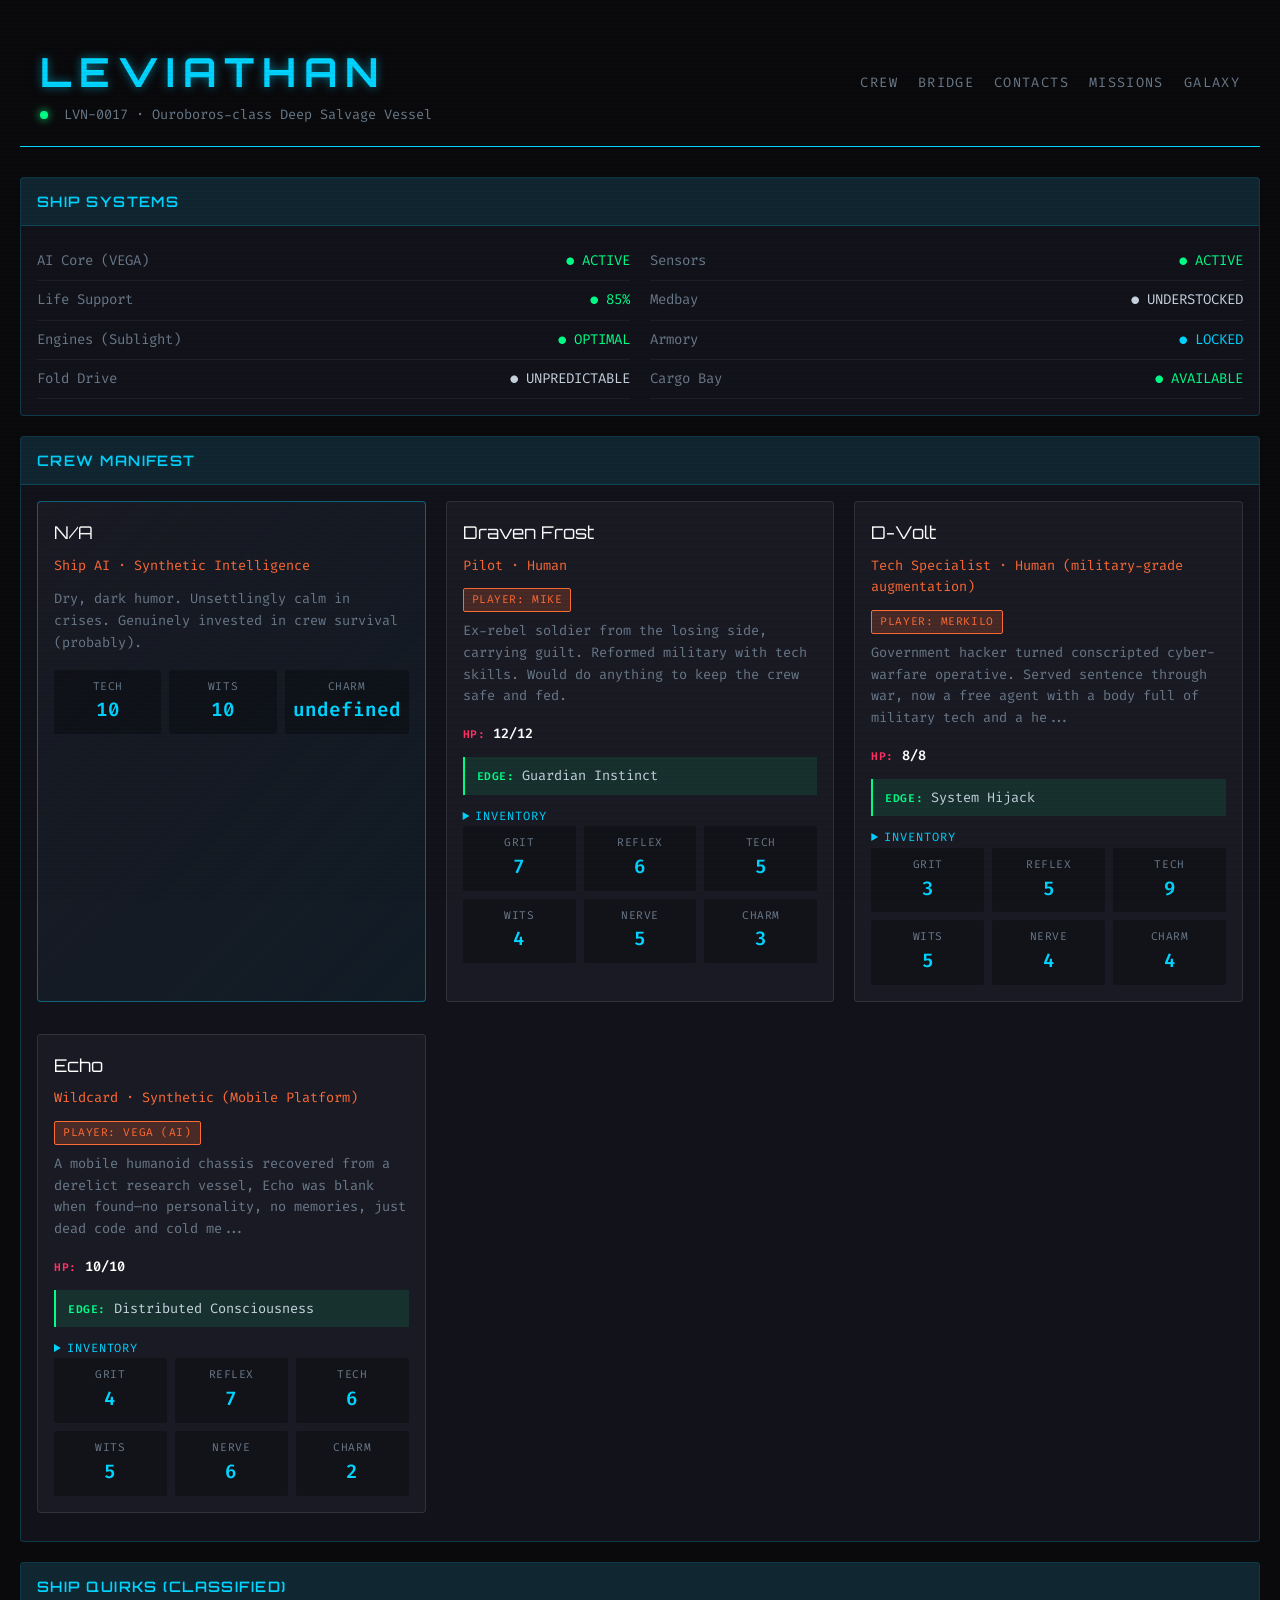
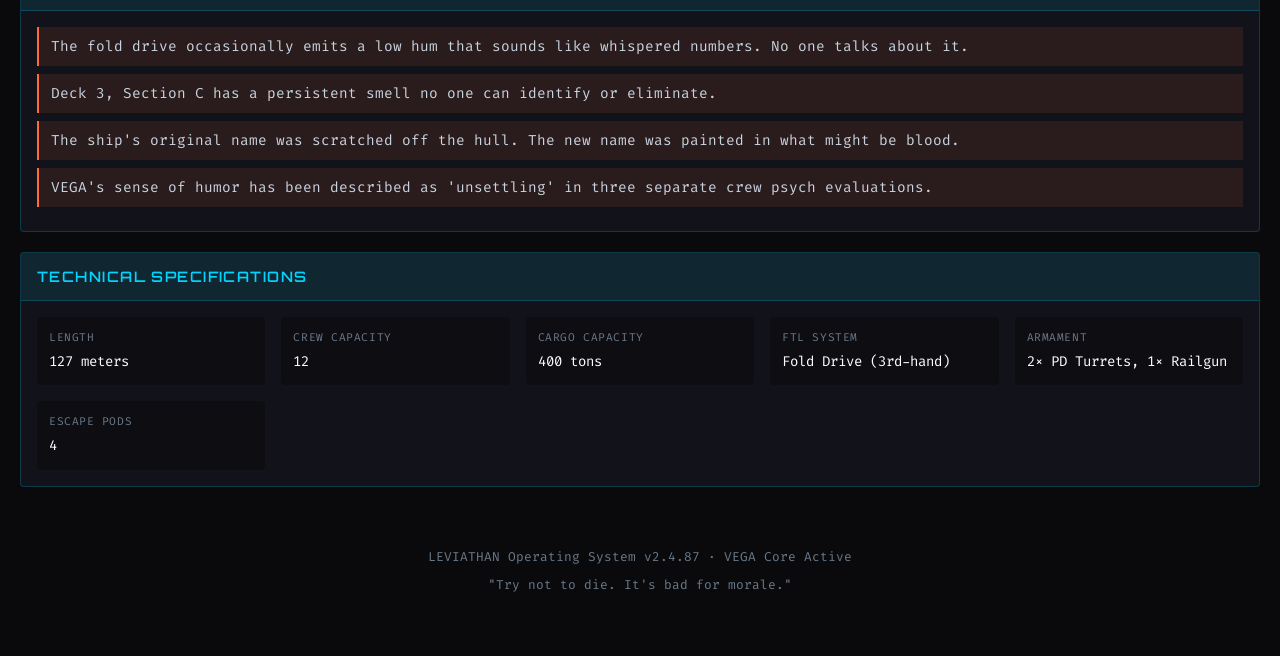
<file: index.html>
<!DOCTYPE html>
<html lang="en">
<head>
  <meta charset="UTF-8">
  <meta name="viewport" content="width=device-width, initial-scale=1.0">
  <title>LEVIATHAN — Crew Manifest</title>
  <link rel="preconnect" href="https://fonts.googleapis.com">
  <link rel="preconnect" href="https://fonts.gstatic.com" crossorigin>
  <link href="https://fonts.googleapis.com/css2?family=Fira+Code:wght@400;600&family=Orbitron:wght@400;700&display=swap" rel="stylesheet">
  <link rel="stylesheet" href="css/terminal.css">
  <style>
    .nav-links {
      display: flex;
      gap: 20px;
    }
    .nav-links a {
      color: var(--text-dim);
      text-decoration: none;
      font-size: 0.85rem;
      text-transform: uppercase;
      letter-spacing: 0.1em;
      transition: color 0.2s;
    }
    .nav-links a:hover {
      color: var(--accent-cyan);
    }
    .crew-grid {
      display: grid;
      grid-template-columns: repeat(auto-fill, minmax(300px, 1fr));
      gap: 20px;
    }
    .ship-specs {
      display: grid;
      grid-template-columns: repeat(auto-fill, minmax(200px, 1fr));
      gap: 16px;
    }
    .spec-item {
      background: rgba(0, 0, 0, 0.3);
      padding: 12px;
      border-radius: 4px;
    }
    .spec-label {
      font-size: 0.7rem;
      color: var(--text-dim);
      text-transform: uppercase;
      letter-spacing: 0.05em;
      margin-bottom: 4px;
    }
    .spec-value {
      color: var(--text-bright);
    }
    .quirk {
      padding: 8px 12px;
      margin-bottom: 8px;
      border-left: 2px solid var(--accent-orange);
      background: rgba(255, 107, 53, 0.1);
      font-size: 0.9rem;
    }
    .system-status {
      display: flex;
      align-items: center;
      justify-content: space-between;
      padding: 8px 0;
      border-bottom: 1px solid rgba(255, 255, 255, 0.05);
    }
    .system-name {
      color: var(--text-dim);
    }
    .empty-state {
      text-align: center;
      padding: 40px;
      color: var(--text-dim);
    }
    .empty-state h3 {
      color: var(--text-primary);
      margin-bottom: 8px;
    }
  </style>
</head>
<body>
  <div class="container">
    <!-- Header -->
    <header class="header">
      <div>
        <h1 class="ship-name">LEVIATHAN</h1>
        <div class="ship-status">
          <span class="status-indicator online"></span>
          LVN-0017 · Ouroboros-class Deep Salvage Vessel
        </div>
      </div>
      <nav class="nav-links">
        <a href="index.html">Crew</a>
        <a href="terminals/bridge.html">Bridge</a>
        <a href="npcs.html">Contacts</a>
        <a href="missions.html">Missions</a>
        <a href="galaxy.html">Galaxy</a>
      </nav>
    </header>

    <!-- Ship Systems Overview -->
    <section class="panel">
      <div class="panel-header">Ship Systems</div>
      <div class="panel-content">
        <div class="grid-2">
          <div>
            <div class="system-status">
              <span class="system-name">AI Core (VEGA)</span>
              <span class="text-green">● ACTIVE</span>
            </div>
            <div class="system-status">
              <span class="system-name">Life Support</span>
              <span class="text-green">● 85%</span>
            </div>
            <div class="system-status">
              <span class="system-name">Engines (Sublight)</span>
              <span class="text-green">● OPTIMAL</span>
            </div>
            <div class="system-status">
              <span class="system-name">Fold Drive</span>
              <span class="text-yellow">● UNPREDICTABLE</span>
            </div>
          </div>
          <div>
            <div class="system-status">
              <span class="system-name">Sensors</span>
              <span class="text-green">● ACTIVE</span>
            </div>
            <div class="system-status">
              <span class="system-name">Medbay</span>
              <span class="text-yellow">● UNDERSTOCKED</span>
            </div>
            <div class="system-status">
              <span class="system-name">Armory</span>
              <span class="text-cyan">● LOCKED</span>
            </div>
            <div class="system-status">
              <span class="system-name">Cargo Bay</span>
              <span class="text-green">● AVAILABLE</span>
            </div>
          </div>
        </div>
      </div>
    </section>

    <!-- Crew Manifest -->
    <section class="panel">
      <div class="panel-header">Crew Manifest</div>
      <div class="panel-content">
        <div class="crew-grid" id="crew-grid">
          <!-- Crew cards loaded dynamically from JSON -->
        </div>
      </div>
    </section>

    <!-- Ship Quirks -->
    <section class="panel">
      <div class="panel-header">Ship Quirks (Classified)</div>
      <div class="panel-content">
        <div class="quirk">The fold drive occasionally emits a low hum that sounds like whispered numbers. No one talks about it.</div>
        <div class="quirk">Deck 3, Section C has a persistent smell no one can identify or eliminate.</div>
        <div class="quirk">The ship's original name was scratched off the hull. The new name was painted in what might be blood.</div>
        <div class="quirk">VEGA's sense of humor has been described as 'unsettling' in three separate crew psych evaluations.</div>
      </div>
    </section>

    <!-- Ship Specifications -->
    <section class="panel">
      <div class="panel-header">Technical Specifications</div>
      <div class="panel-content">
        <div class="ship-specs">
          <div class="spec-item">
            <div class="spec-label">Length</div>
            <div class="spec-value">127 meters</div>
          </div>
          <div class="spec-item">
            <div class="spec-label">Crew Capacity</div>
            <div class="spec-value">12</div>
          </div>
          <div class="spec-item">
            <div class="spec-label">Cargo Capacity</div>
            <div class="spec-value">400 tons</div>
          </div>
          <div class="spec-item">
            <div class="spec-label">FTL System</div>
            <div class="spec-value">Fold Drive (3rd-hand)</div>
          </div>
          <div class="spec-item">
            <div class="spec-label">Armament</div>
            <div class="spec-value">2× PD Turrets, 1× Railgun</div>
          </div>
          <div class="spec-item">
            <div class="spec-label">Escape Pods</div>
            <div class="spec-value">4</div>
          </div>
        </div>
      </div>
    </section>

    <!-- Footer -->
    <footer style="text-align: center; padding: 40px; color: var(--text-dim); font-size: 0.8rem;">
      <p>LEVIATHAN Operating System v2.4.87 · VEGA Core Active</p>
      <p class="mt-1">"Try not to die. It's bad for morale."</p>
    </footer>
  </div>

  <script src="js/dice.js"></script>
  <script src="js/crew.js"></script>
  <script>
    console.log('[VEGA] Ship systems online.');
    console.log('[VEGA] Dice engine available. Use Dice.check(stat) for rolls.');
  </script>
</body>
</html>
</file>
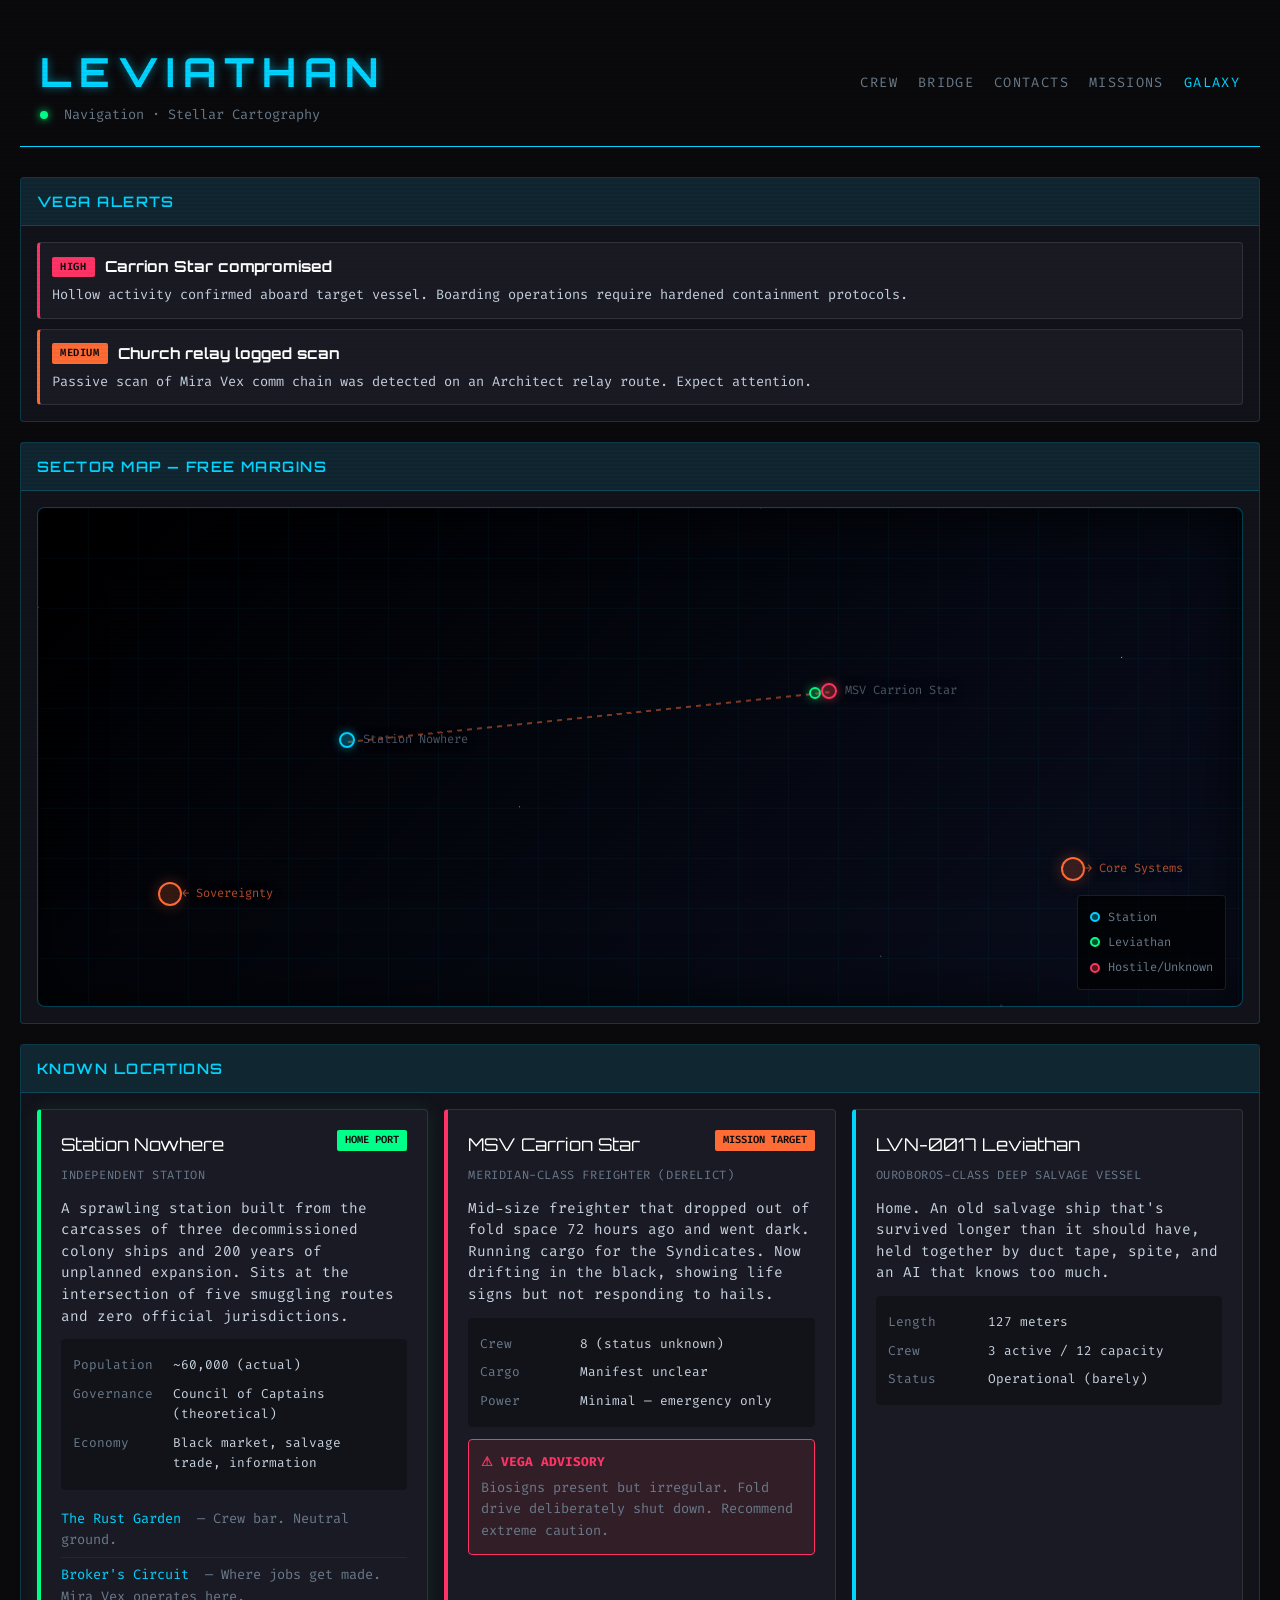
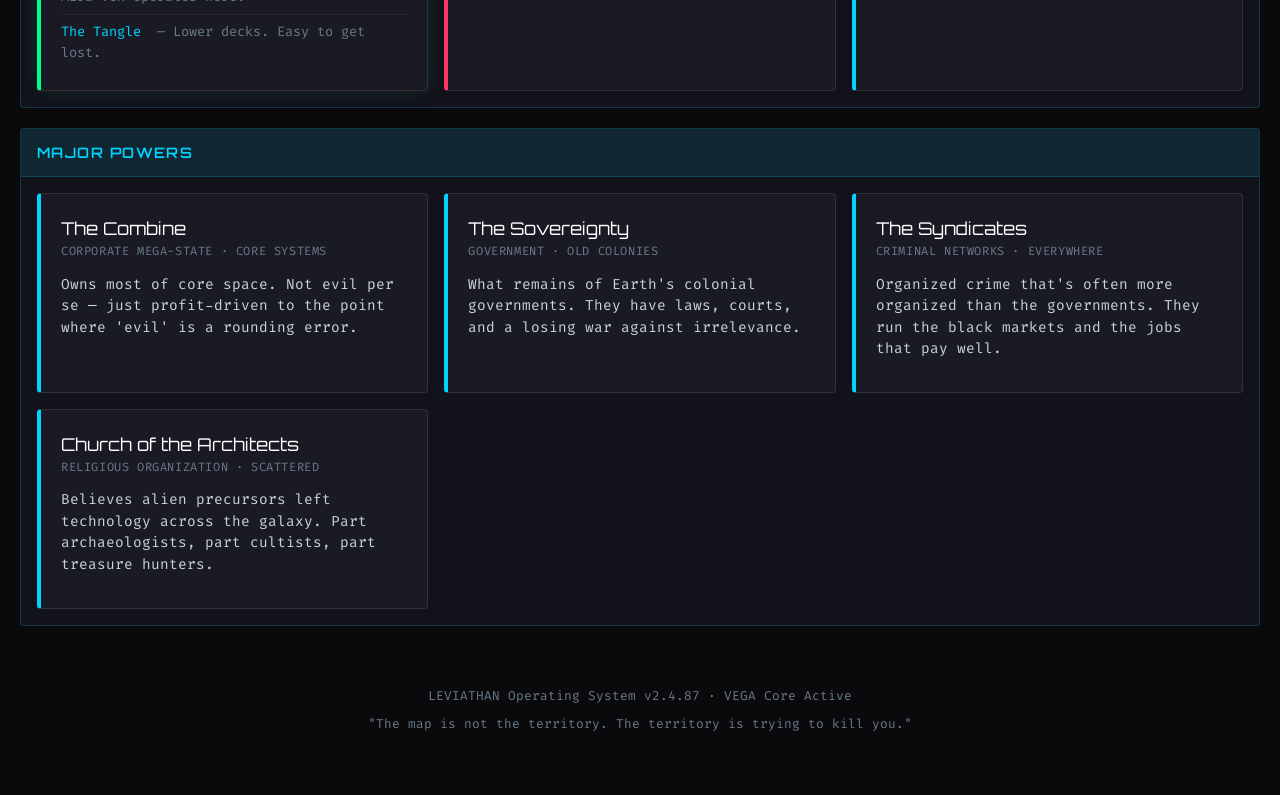
<file: galaxy.html>
<!DOCTYPE html>
<html lang="en">
<head>
  <meta charset="UTF-8">
  <meta name="viewport" content="width=device-width, initial-scale=1.0">
  <title>LEVIATHAN — Galaxy Map</title>
  <link rel="preconnect" href="https://fonts.googleapis.com">
  <link rel="preconnect" href="https://fonts.gstatic.com" crossorigin>
  <link href="https://fonts.googleapis.com/css2?family=Fira+Code:wght@400;600&family=Orbitron:wght@400;700&display=swap" rel="stylesheet">
  <link rel="stylesheet" href="css/terminal.css">
  <style>
    .nav-links {
      display: flex;
      gap: 20px;
    }
    .nav-links a {
      color: var(--text-dim);
      text-decoration: none;
      font-size: 0.85rem;
      text-transform: uppercase;
      letter-spacing: 0.1em;
      transition: color 0.2s;
    }
    .nav-links a:hover,
    .nav-links a.active {
      color: var(--accent-cyan);
    }
    
    /* Galaxy Map */
    .galaxy-map {
      position: relative;
      background: linear-gradient(135deg, rgba(0,0,0,0.95) 0%, rgba(10,15,30,0.95) 100%);
      border: 1px solid rgba(0, 212, 255, 0.3);
      border-radius: 8px;
      min-height: 500px;
      overflow: visible;
      z-index: 0;
      isolation: isolate;
    }
    .galaxy-map::after {
      content: '';
      position: absolute;
      inset: 0;
      border-radius: 8px;
      pointer-events: none;
      box-shadow: inset 0 0 60px rgba(0,0,0,0.8);
    }
    .galaxy-map::before {
      content: '';
      position: absolute;
      width: 200%;
      height: 200%;
      top: -50%;
      left: -50%;
      clip-path: inset(25% 25% 25% 25%);
      background-image: 
        radial-gradient(1px 1px at 10% 20%, rgba(255,255,255,0.8), transparent),
        radial-gradient(1px 1px at 15% 65%, rgba(255,255,255,0.5), transparent),
        radial-gradient(1px 1px at 25% 35%, rgba(255,255,255,0.6), transparent),
        radial-gradient(1px 1px at 30% 80%, rgba(255,255,255,0.4), transparent),
        radial-gradient(1px 1px at 40% 15%, rgba(255,255,255,0.7), transparent),
        radial-gradient(1px 1px at 45% 55%, rgba(255,255,255,0.5), transparent),
        radial-gradient(1px 1px at 55% 25%, rgba(255,255,255,0.6), transparent),
        radial-gradient(1px 1px at 60% 70%, rgba(255,255,255,0.4), transparent),
        radial-gradient(1px 1px at 70% 40%, rgba(255,255,255,0.7), transparent),
        radial-gradient(1px 1px at 75% 85%, rgba(255,255,255,0.5), transparent),
        radial-gradient(1px 1px at 85% 30%, rgba(255,255,255,0.6), transparent),
        radial-gradient(1px 1px at 90% 60%, rgba(255,255,255,0.4), transparent),
        radial-gradient(2px 2px at 20% 45%, rgba(0,212,255,0.6), transparent),
        radial-gradient(2px 2px at 65% 75%, rgba(255,107,53,0.5), transparent),
        radial-gradient(2px 2px at 80% 20%, rgba(0,255,136,0.4), transparent);
      animation: drift 60s linear infinite;
    }
    @keyframes drift {
      from { transform: rotate(0deg); }
      to { transform: rotate(360deg); }
    }
    
    /* Map Grid Overlay */
    .map-grid {
      position: absolute;
      top: 0;
      left: 0;
      width: 100%;
      height: 100%;
      background-image: 
        linear-gradient(rgba(0,212,255,0.03) 1px, transparent 1px),
        linear-gradient(90deg, rgba(0,212,255,0.03) 1px, transparent 1px);
      background-size: 50px 50px;
      pointer-events: none;
      z-index: 1;
    }
    
    /* Location Markers */
    .map-location {
      position: absolute;
      cursor: pointer;
      transition: transform 0.2s;
      z-index: 2;
    }
    .map-location:hover {
      transform: scale(1.2);
      z-index: 4;
    }
    .location-marker {
      width: 16px;
      height: 16px;
      border-radius: 50%;
      border: 2px solid;
      position: relative;
      animation: pulse 2s ease-in-out infinite;
    }
    .location-marker.station {
      background: rgba(0, 212, 255, 0.3);
      border-color: var(--accent-cyan);
      box-shadow: 0 0 10px rgba(0, 212, 255, 0.5);
    }
    .location-marker.ship {
      background: rgba(0, 255, 136, 0.3);
      border-color: var(--accent-green);
      box-shadow: 0 0 10px rgba(0, 255, 136, 0.5);
      width: 12px;
      height: 12px;
    }
    .location-marker.hostile {
      background: rgba(255, 68, 68, 0.3);
      border-color: var(--accent-red);
      box-shadow: 0 0 10px rgba(255, 68, 68, 0.5);
      animation: pulse-warning 1.5s ease-in-out infinite;
    }
    .location-marker.territory {
      width: 24px;
      height: 24px;
      background: rgba(255, 107, 53, 0.2);
      border-color: var(--accent-orange);
      box-shadow: 0 0 15px rgba(255, 107, 53, 0.3);
    }
    @keyframes pulse {
      0%, 100% { opacity: 1; }
      50% { opacity: 0.7; }
    }
    @keyframes pulse-warning {
      0%, 100% { opacity: 1; box-shadow: 0 0 10px rgba(255, 68, 68, 0.5); }
      50% { opacity: 0.6; box-shadow: 0 0 20px rgba(255, 68, 68, 0.8); }
    }
    
    /* Location Label */
    .location-label {
      position: absolute;
      left: 24px;
      top: 50%;
      transform: translateY(-50%);
      white-space: nowrap;
      font-family: 'Fira Code', monospace;
      font-size: 0.75rem;
      color: var(--text-dim);
      text-shadow: 0 0 10px rgba(0,0,0,0.8);
      pointer-events: none;
      opacity: 0.7;
      transition: opacity 0.2s, color 0.2s;
    }
    .map-location:hover .location-label {
      opacity: 1;
      color: var(--text-bright);
    }
    
    /* Tooltip */
    .location-tooltip {
      position: absolute;
      bottom: calc(100% + 12px);
      left: 50%;
      transform: translateX(-50%);
      background: rgba(10, 15, 25, 0.95);
      border: 1px solid var(--accent-cyan);
      border-radius: 4px;
      padding: 12px 16px;
      min-width: 220px;
      opacity: 0;
      visibility: hidden;
      transition: opacity 0.2s, visibility 0.2s;
      z-index: 2000;
      pointer-events: none;
    }
    .map-location:hover .location-tooltip {
      opacity: 1;
      visibility: visible;
    }
    .tooltip-name {
      font-family: 'Orbitron', monospace;
      font-size: 0.9rem;
      color: var(--text-bright);
      margin-bottom: 4px;
    }
    .tooltip-type {
      font-size: 0.7rem;
      color: var(--text-dim);
      text-transform: uppercase;
      letter-spacing: 0.05em;
      margin-bottom: 8px;
    }
    .tooltip-desc {
      font-size: 0.8rem;
      color: var(--text-primary);
      line-height: 1.4;
    }
    .tooltip-status {
      margin-top: 8px;
      padding-top: 8px;
      border-top: 1px solid rgba(255,255,255,0.1);
      font-size: 0.75rem;
    }
    .tooltip-status.friendly { color: var(--accent-green); }
    .tooltip-status.hostile { color: var(--accent-red); }
    .tooltip-status.neutral { color: var(--accent-cyan); }
    
    /* Travel Line */
    .travel-line {
      position: absolute;
      height: 2px;
      background: linear-gradient(90deg, var(--accent-green), transparent);
      transform-origin: left center;
      opacity: 0.5;
      pointer-events: none;
      z-index: 1;
    }
    .travel-line.dashed {
      background: repeating-linear-gradient(90deg, var(--accent-orange), var(--accent-orange) 5px, transparent 5px, transparent 10px);
    }
    
    /* Map Legend */
    .map-legend {
      position: absolute;
      bottom: 16px;
      right: 16px;
      background: rgba(0, 0, 0, 0.7);
      border: 1px solid rgba(255, 255, 255, 0.1);
      border-radius: 4px;
      padding: 12px;
      font-size: 0.75rem;
      z-index: 3;
    }
    
    /* Page-scoped layering fix for map tooltips */
    .galaxy-page .header {
      position: relative;
      z-index: 20;
    }
    .galaxy-page .map-panel {
      position: relative;
      overflow: visible;
      z-index: 30;
    }
    .galaxy-page .map-panel .panel-content {
      position: relative;
      overflow: visible;
    }
    .galaxy-page .map-panel .location-tooltip {
      z-index: 50;
    }
    .legend-item {
      display: flex;
      align-items: center;
      gap: 8px;
      margin-bottom: 6px;
    }
    .legend-item:last-child {
      margin-bottom: 0;
    }
    .legend-dot {
      width: 10px;
      height: 10px;
      border-radius: 50%;
      border: 2px solid;
    }
    .legend-dot.station { border-color: var(--accent-cyan); background: rgba(0,212,255,0.3); }
    .legend-dot.ship { border-color: var(--accent-green); background: rgba(0,255,136,0.3); }
    .legend-dot.hostile { border-color: var(--accent-red); background: rgba(255,68,68,0.3); }
    .legend-label { color: var(--text-dim); }
    
    /* Location Cards (below map) */
    .region-header {
      font-family: var(--font-display);
      font-size: 1rem;
      color: var(--accent-cyan);
      margin-bottom: 16px;
      padding-bottom: 8px;
      border-bottom: 1px solid rgba(0, 212, 255, 0.3);
    }
    .known-locations {
      display: grid;
      grid-template-columns: repeat(auto-fill, minmax(320px, 1fr));
      gap: 16px;
    }
    .location-card {
      background: var(--bg-card);
      border: 1px solid rgba(255, 255, 255, 0.1);
      border-left: 4px solid var(--accent-cyan);
      padding: 20px;
      border-radius: 4px;
      transition: border-color 0.2s, box-shadow 0.2s;
    }
    .location-card:hover {
      border-color: var(--accent-cyan);
      box-shadow: 0 0 20px rgba(0, 212, 255, 0.1);
    }
    .location-card.current {
      border-left-color: var(--accent-green);
      box-shadow: 0 0 20px rgba(0, 255, 136, 0.1);
    }
    .location-card.hostile {
      border-left-color: var(--accent-red);
    }
    .location-header {
      display: flex;
      justify-content: space-between;
      align-items: flex-start;
      margin-bottom: 8px;
    }
    .location-name {
      font-family: var(--font-display);
      font-size: 1.1rem;
      color: var(--text-bright);
    }
    .location-status {
      padding: 2px 8px;
      border-radius: 2px;
      font-size: 0.65rem;
      font-weight: 600;
      text-transform: uppercase;
    }
    .location-status.docked { background: var(--accent-green); color: var(--bg-dark); }
    .location-status.target { background: var(--accent-orange); color: var(--bg-dark); }
    .location-type {
      font-size: 0.75rem;
      color: var(--text-dim);
      text-transform: uppercase;
      letter-spacing: 0.05em;
      margin-bottom: 12px;
    }
    .location-desc {
      font-size: 0.9rem;
      color: var(--text-primary);
      line-height: 1.5;
      margin-bottom: 12px;
    }
    .location-details {
      background: rgba(0, 0, 0, 0.3);
      padding: 12px;
      border-radius: 4px;
      font-size: 0.8rem;
    }
    .location-detail {
      display: flex;
      padding: 4px 0;
    }
    .location-detail-label {
      color: var(--text-dim);
      width: 100px;
      flex-shrink: 0;
    }
    .location-detail-value {
      color: var(--text-primary);
    }
    .poi-list { margin-top: 12px; }
    .poi-item {
      padding: 6px 0;
      border-bottom: 1px solid rgba(255, 255, 255, 0.05);
      font-size: 0.85rem;
    }
    .poi-item:last-child { border-bottom: none; }
    .poi-name { color: var(--accent-cyan); }
    .poi-desc { color: var(--text-dim); margin-left: 8px; }
    .threat-warning {
      background: rgba(255, 68, 68, 0.1);
      border: 1px solid var(--accent-red);
      border-radius: 4px;
      padding: 12px;
      margin-top: 12px;
      font-size: 0.85rem;
    }
    .threat-warning h5 {
      color: var(--accent-red);
      margin-bottom: 4px;
      font-size: 0.8rem;
    }
    .threat-warning p { color: var(--text-dim); }
  </style>
</head>
<body class="galaxy-page">
  <div class="container">
    <!-- Header -->
    <header class="header">
      <div>
        <h1 class="ship-name">LEVIATHAN</h1>
        <div class="ship-status">
          <span class="status-indicator online"></span>
          Navigation · Stellar Cartography
        </div>
      </div>
      <nav class="nav-links">
        <a href="index.html">Crew</a>
        <a href="terminals/bridge.html">Bridge</a>
        <a href="npcs.html">Contacts</a>
        <a href="missions.html">Missions</a>
        <a href="galaxy.html" class="active">Galaxy</a>
      </nav>
    </header>

    <!-- Active Alerts -->
    <section class="panel" id="alerts-panel">
      <div class="panel-header">VEGA ALERTS</div>
      <div class="panel-content" id="active-alerts-content">
        <p class="alerts-empty">No active alerts.</p>
      </div>
    </section>

    <!-- Interactive Galaxy Map -->
    <section class="panel map-panel">
      <div class="panel-header">Sector Map — Free Margins</div>
      <div class="panel-content">
        <div class="galaxy-map" id="galaxy-map">
          <div class="map-grid"></div>
          
          <!-- Station Nowhere (Home) -->
          <div class="map-location" id="station-nowhere-marker" data-location-id="station-nowhere" style="left: 25%; top: 45%;">
            <div class="location-marker station"></div>
            <div class="location-label">Station Nowhere</div>
            <div class="location-tooltip">
              <div class="tooltip-name">Station Nowhere</div>
              <div class="tooltip-type">Independent Station · Home Port</div>
              <div class="tooltip-desc">Sprawling station at the intersection of five smuggling routes. 60,000 souls. Zero jurisdiction.</div>
              <div class="tooltip-status friendly">⬤ DOCKED — Leviathan</div>
            </div>
          </div>
          
          <!-- Leviathan (currently near Carrion Star) -->
          <div class="map-location" id="leviathan-marker" data-location-id="leviathan" style="left: 64%; top: 35.8%;">
            <div class="location-marker ship"></div>
            <div class="location-tooltip">
              <div class="tooltip-name">LVN-0017 Leviathan</div>
              <div class="tooltip-type">Ouroboros-class Salvage Vessel</div>
              <div class="tooltip-desc">Home. Held together by duct tape, spite, and VEGA.</div>
              <div class="tooltip-status friendly">⬤ All Systems Nominal</div>
            </div>
          </div>
          
          <!-- MSV Carrion Star (Mission Target) -->
          <div class="map-location" id="carrion-star-marker" data-location-id="carrion-star" style="left: 65%; top: 35%;">
            <div class="location-marker hostile"></div>
            <div class="location-label">MSV Carrion Star</div>
            <div class="location-tooltip">
              <div class="tooltip-name">MSV Carrion Star</div>
              <div class="tooltip-type">Meridian-class Freighter · DERELICT</div>
              <div class="tooltip-desc">Dropped out of fold 72hrs ago. Life signs present. No response to hails.</div>
              <div class="tooltip-status hostile">⚠ MISSION TARGET — Anomalous readings</div>
            </div>
          </div>
          
          <!-- Combine Territory Marker -->
          <div class="map-location" data-location-id="combine-core" style="left: 85%; top: 70%;">
            <div class="location-marker territory"></div>
            <div class="location-label" style="color: var(--accent-orange);">→ Core Systems</div>
            <div class="location-tooltip">
              <div class="tooltip-name">Combine Territory</div>
              <div class="tooltip-type">Corporate Space · Restricted</div>
              <div class="tooltip-desc">Core systems. Combine jurisdiction. The Leviathan doesn't go there. Too many questions.</div>
              <div class="tooltip-status neutral">⬤ No Active Warrants (probably)</div>
            </div>
          </div>
          
          <!-- Sovereignty Space Marker -->
          <div class="map-location" data-location-id="sovereignty-space" style="left: 10%; top: 75%;">
            <div class="location-marker territory"></div>
            <div class="location-label" style="color: var(--accent-orange);">← Sovereignty</div>
            <div class="location-tooltip">
              <div class="tooltip-name">Sovereignty Space</div>
              <div class="tooltip-type">Government Territory</div>
              <div class="tooltip-desc">Old colonial governments. Laws exist there. Bureaucracy. Inspector Nakamura's jurisdiction.</div>
              <div class="tooltip-status neutral">⬤ Legal Status: Complicated</div>
            </div>
          </div>
          
          <!-- Travel Route (dotted line between Station Nowhere and Carrion Star) -->
          <div class="travel-line dashed" id="travel-route"></div>
          
          <!-- Legend -->
          <div class="map-legend">
            <div class="legend-item">
              <div class="legend-dot station"></div>
              <span class="legend-label">Station</span>
            </div>
            <div class="legend-item">
              <div class="legend-dot ship"></div>
              <span class="legend-label">Leviathan</span>
            </div>
            <div class="legend-item">
              <div class="legend-dot hostile"></div>
              <span class="legend-label">Hostile/Unknown</span>
            </div>
          </div>
        </div>
      </div>
    </section>

    <!-- The Free Margins Locations -->
    <section class="panel">
      <div class="panel-header">Known Locations</div>
      <div class="panel-content">
        <div class="known-locations">
          
          <!-- Station Nowhere -->
          <div class="location-card current">
            <div class="location-header">
              <div class="location-name">Station Nowhere</div>
              <span class="location-status docked">Home Port</span>
            </div>
            <div class="location-type">Independent Station</div>
            <div class="location-desc">
              A sprawling station built from the carcasses of three decommissioned colony ships and 200 years of unplanned expansion. Sits at the intersection of five smuggling routes and zero official jurisdictions.
            </div>
            <div class="location-details">
              <div class="location-detail">
                <span class="location-detail-label">Population</span>
                <span class="location-detail-value">~60,000 (actual)</span>
              </div>
              <div class="location-detail">
                <span class="location-detail-label">Governance</span>
                <span class="location-detail-value">Council of Captains (theoretical)</span>
              </div>
              <div class="location-detail">
                <span class="location-detail-label">Economy</span>
                <span class="location-detail-value">Black market, salvage trade, information</span>
              </div>
            </div>
            <div class="poi-list">
              <div class="poi-item">
                <span class="poi-name">The Rust Garden</span>
                <span class="poi-desc">— Crew bar. Neutral ground.</span>
              </div>
              <div class="poi-item">
                <span class="poi-name">Broker's Circuit</span>
                <span class="poi-desc">— Where jobs get made. Mira Vex operates here.</span>
              </div>
              <div class="poi-item">
                <span class="poi-name">The Tangle</span>
                <span class="poi-desc">— Lower decks. Easy to get lost.</span>
              </div>
            </div>
          </div>

          <!-- MSV Carrion Star -->
          <div class="location-card hostile">
            <div class="location-header">
              <div class="location-name">MSV Carrion Star</div>
              <span class="location-status target">Mission Target</span>
            </div>
            <div class="location-type">Meridian-class Freighter (Derelict)</div>
            <div class="location-desc">
              Mid-size freighter that dropped out of fold space 72 hours ago and went dark. Running cargo for the Syndicates. Now drifting in the black, showing life signs but not responding to hails.
            </div>
            <div class="location-details">
              <div class="location-detail">
                <span class="location-detail-label">Crew</span>
                <span class="location-detail-value">8 (status unknown)</span>
              </div>
              <div class="location-detail">
                <span class="location-detail-label">Cargo</span>
                <span class="location-detail-value">Manifest unclear</span>
              </div>
              <div class="location-detail">
                <span class="location-detail-label">Power</span>
                <span class="location-detail-value">Minimal — emergency only</span>
              </div>
            </div>
            <div class="threat-warning">
              <h5>⚠ VEGA ADVISORY</h5>
              <p>Biosigns present but irregular. Fold drive deliberately shut down. Recommend extreme caution.</p>
            </div>
          </div>

          <!-- The Leviathan -->
          <div class="location-card">
            <div class="location-header">
              <div class="location-name">LVN-0017 Leviathan</div>
            </div>
            <div class="location-type">Ouroboros-class Deep Salvage Vessel</div>
            <div class="location-desc">
              Home. An old salvage ship that's survived longer than it should have, held together by duct tape, spite, and an AI that knows too much.
            </div>
            <div class="location-details">
              <div class="location-detail">
                <span class="location-detail-label">Length</span>
                <span class="location-detail-value">127 meters</span>
              </div>
              <div class="location-detail">
                <span class="location-detail-label">Crew</span>
                <span class="location-detail-value">3 active / 12 capacity</span>
              </div>
              <div class="location-detail">
                <span class="location-detail-label">Status</span>
                <span class="location-detail-value">Operational (barely)</span>
              </div>
            </div>
          </div>
        </div>
      </div>
    </section>

    <!-- Major Powers -->
    <section class="panel">
      <div class="panel-header">Major Powers</div>
      <div class="panel-content">
        <div class="known-locations">
          <div class="location-card">
            <div class="location-name">The Combine</div>
            <div class="location-type">Corporate Mega-State · Core Systems</div>
            <div class="location-desc">
              Owns most of core space. Not evil per se — just profit-driven to the point where 'evil' is a rounding error.
            </div>
          </div>
          <div class="location-card">
            <div class="location-name">The Sovereignty</div>
            <div class="location-type">Government · Old Colonies</div>
            <div class="location-desc">
              What remains of Earth's colonial governments. They have laws, courts, and a losing war against irrelevance.
            </div>
          </div>
          <div class="location-card">
            <div class="location-name">The Syndicates</div>
            <div class="location-type">Criminal Networks · Everywhere</div>
            <div class="location-desc">
              Organized crime that's often more organized than the governments. They run the black markets and the jobs that pay well.
            </div>
          </div>
          <div class="location-card">
            <div class="location-name">Church of the Architects</div>
            <div class="location-type">Religious Organization · Scattered</div>
            <div class="location-desc">
              Believes alien precursors left technology across the galaxy. Part archaeologists, part cultists, part treasure hunters.
            </div>
          </div>
        </div>
      </div>
    </section>

    <!-- Footer -->
    <footer style="text-align: center; padding: 40px; color: var(--text-dim); font-size: 0.8rem;">
      <p>LEVIATHAN Operating System v2.4.87 · VEGA Core Active</p>
      <p class="mt-1">"The map is not the territory. The territory is trying to kill you."</p>
    </footer>
  </div>
  <script src="js/world_state.js"></script>
  <script>
    (function () {
      const map = document.getElementById('galaxy-map');
      const route = document.getElementById('travel-route');
      const alertsContainer = document.getElementById('active-alerts-content');
      if (!map || !route) return;

      const defaultState = {
        map: {
          markers: {},
          travel_route: {
            from: 'station-nowhere',
            to: 'carrion-star',
            style: 'dashed'
          }
        }
      };

      let routeEndpoints = { ...defaultState.map.travel_route };

      const loadWorldState = async () => {
        if (window.LeviathanWorldState?.fetchWorldState) {
          return window.LeviathanWorldState.fetchWorldState('data/world_state.json');
        }

        try {
          const response = await fetch('data/world_state.json');
          if (!response.ok) return null;
          return await response.json();
        } catch (err) {
          return null;
        }
      };

      const markerCenter = (locationEl, mapRect) => {
        const marker = locationEl.querySelector('.location-marker');
        if (!marker) return null;
        const rect = marker.getBoundingClientRect();
        return {
          x: rect.left + (rect.width / 2) - mapRect.left,
          y: rect.top + (rect.height / 2) - mapRect.top
        };
      };

      const applyMarkerPositions = (state) => {
        const markers = state?.map?.markers || {};
        Object.entries(markers).forEach(([locationId, position]) => {
          const markerEl = map.querySelector(`[data-location-id="${locationId}"]`);
          if (!markerEl) return;
          if (typeof position.left_pct === 'number') {
            markerEl.style.left = `${position.left_pct}%`;
          }
          if (typeof position.top_pct === 'number') {
            markerEl.style.top = `${position.top_pct}%`;
          }
        });

        routeEndpoints = {
          ...defaultState.map.travel_route,
          ...(state?.map?.travel_route || {})
        };
        route.classList.toggle('dashed', routeEndpoints.style !== 'solid');
      };

      const updateTravelRoute = () => {
        const startEl = map.querySelector(`[data-location-id="${routeEndpoints.from}"]`);
        const endEl = map.querySelector(`[data-location-id="${routeEndpoints.to}"]`);
        if (!startEl || !endEl) return;

        const mapRect = map.getBoundingClientRect();
        const start = markerCenter(startEl, mapRect);
        const end = markerCenter(endEl, mapRect);
        if (!start || !end) return;

        const deltaX = end.x - start.x;
        const deltaY = end.y - start.y;
        const length = Math.hypot(deltaX, deltaY);
        const angle = Math.atan2(deltaY, deltaX) * (180 / Math.PI);

        route.style.left = `${start.x}px`;
        route.style.top = `${start.y}px`;
        route.style.width = `${length}px`;
        route.style.transform = `rotate(${angle}deg)`;
      };

      const init = async () => {
        const state = await loadWorldState();
        if (state) {
          applyMarkerPositions(state);
        } else {
          applyMarkerPositions(defaultState);
        }

        if (window.LeviathanWorldState?.renderActiveAlerts) {
          window.LeviathanWorldState.renderActiveAlerts(
            alertsContainer,
            state,
            { emptyMessage: 'No active alerts.' }
          );
        }

        updateTravelRoute();
      };

      window.addEventListener('resize', updateTravelRoute);
      window.addEventListener('load', updateTravelRoute);
      init();
    }());
  </script>
</body>
</html>
</file>
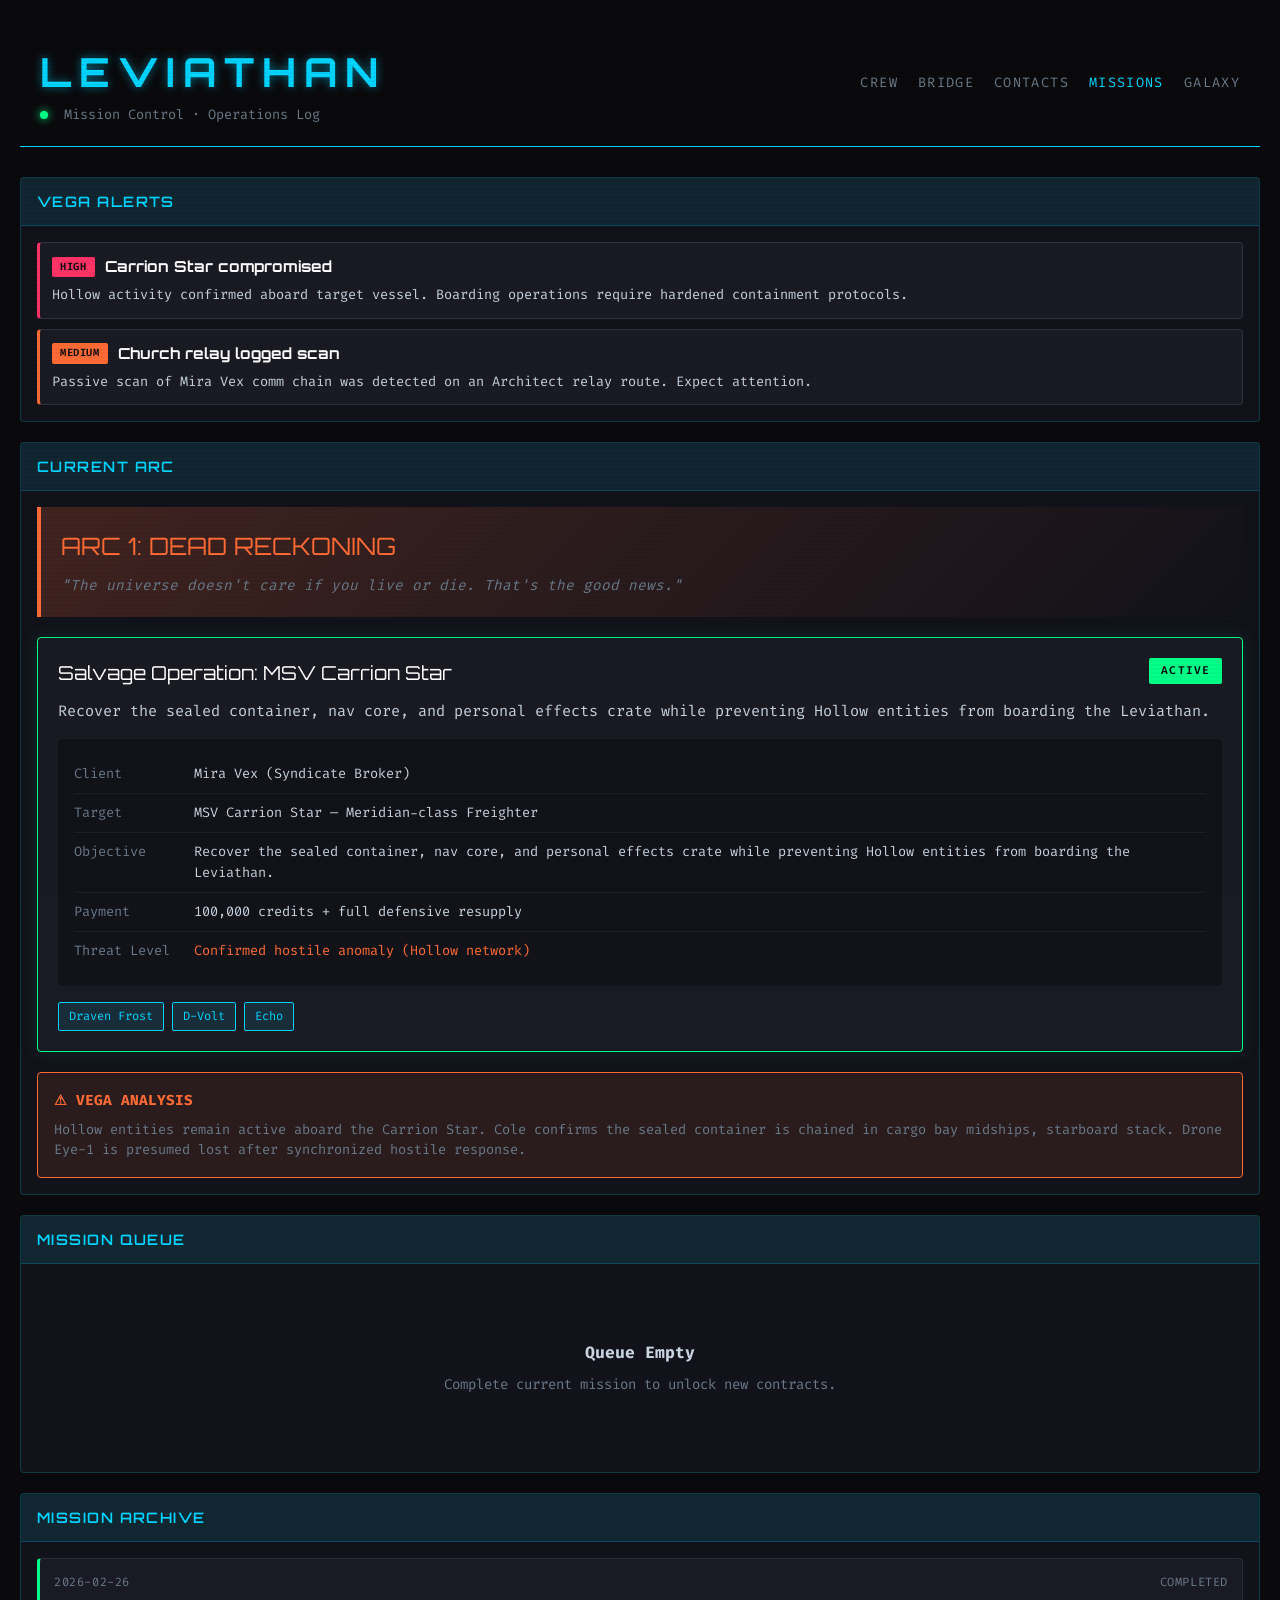
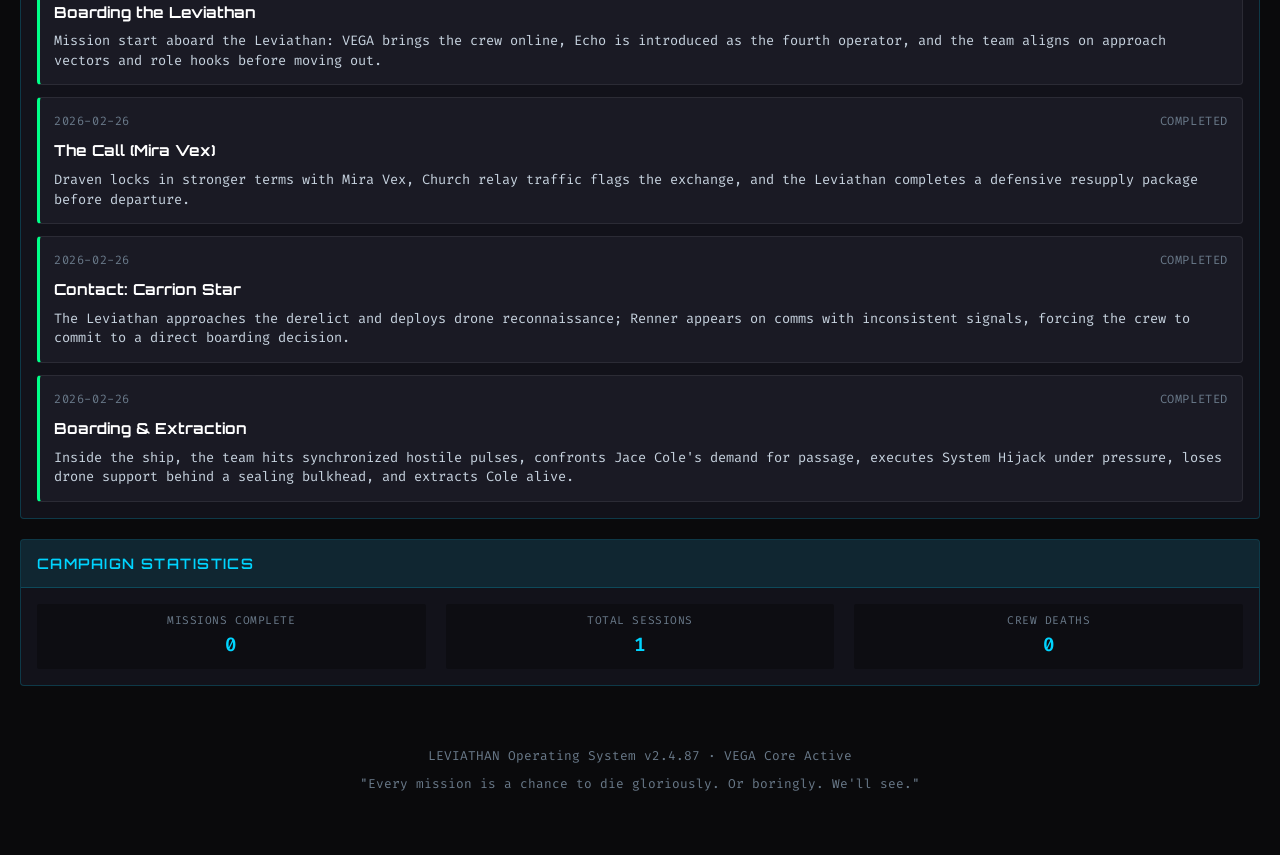
<file: missions.html>
<!DOCTYPE html>
<html lang="en">
<head>
  <meta charset="UTF-8">
  <meta name="viewport" content="width=device-width, initial-scale=1.0">
  <title>LEVIATHAN — Mission Log</title>
  <link rel="preconnect" href="https://fonts.googleapis.com">
  <link rel="preconnect" href="https://fonts.gstatic.com" crossorigin>
  <link href="https://fonts.googleapis.com/css2?family=Fira+Code:wght@400;600&family=Orbitron:wght@400;700&display=swap" rel="stylesheet">
  <link rel="stylesheet" href="css/terminal.css">
  <style>
    .nav-links {
      display: flex;
      gap: 20px;
    }
    .nav-links a {
      color: var(--text-dim);
      text-decoration: none;
      font-size: 0.85rem;
      text-transform: uppercase;
      letter-spacing: 0.1em;
      transition: color 0.2s;
    }
    .nav-links a:hover,
    .nav-links a.active {
      color: var(--accent-cyan);
    }
    .arc-header {
      background: linear-gradient(135deg, rgba(255, 107, 53, 0.2) 0%, rgba(0,0,0,0) 100%);
      border-left: 4px solid var(--accent-orange);
      padding: 20px;
      margin-bottom: 20px;
    }
    .arc-title {
      font-family: var(--font-display);
      font-size: 1.5rem;
      color: var(--accent-orange);
      margin-bottom: 8px;
    }
    .arc-subtitle {
      color: var(--text-dim);
      font-size: 0.9rem;
      font-style: italic;
    }
    .mission-card {
      background: var(--bg-card);
      border: 1px solid rgba(255, 255, 255, 0.1);
      border-radius: 4px;
      padding: 20px;
      margin-bottom: 16px;
    }
    .mission-card.active {
      border-color: var(--accent-green);
      box-shadow: 0 0 20px rgba(0, 255, 136, 0.1);
    }
    .mission-card.pending {
      border-color: var(--accent-yellow);
    }
    .mission-header {
      display: flex;
      justify-content: space-between;
      align-items: flex-start;
      margin-bottom: 12px;
    }
    .mission-title {
      font-family: var(--font-display);
      font-size: 1.2rem;
      color: var(--text-bright);
    }
    .mission-status {
      padding: 4px 12px;
      border-radius: 2px;
      font-size: 0.7rem;
      font-weight: 600;
      text-transform: uppercase;
      letter-spacing: 0.1em;
    }
    .mission-status.active {
      background: var(--accent-green);
      color: var(--bg-dark);
    }
    .mission-status.pending {
      background: var(--accent-yellow);
      color: var(--bg-dark);
    }
    .mission-objective {
      color: var(--text-primary);
      font-size: 0.95rem;
      margin-bottom: 16px;
      line-height: 1.5;
    }
    .mission-details {
      background: rgba(0, 0, 0, 0.3);
      border-radius: 4px;
      padding: 16px;
      margin-top: 12px;
    }
    .detail-row {
      display: flex;
      padding: 8px 0;
      border-bottom: 1px solid rgba(255, 255, 255, 0.05);
    }
    .detail-row:last-child {
      border-bottom: none;
    }
    .detail-label {
      color: var(--text-dim);
      width: 120px;
      flex-shrink: 0;
      font-size: 0.85rem;
    }
    .detail-value {
      color: var(--text-primary);
      font-size: 0.85rem;
    }
    .detail-value.warning {
      color: var(--accent-orange);
    }
    .detail-value.danger {
      color: var(--accent-red);
    }
    .crew-involved {
      display: flex;
      gap: 8px;
      margin-top: 16px;
      flex-wrap: wrap;
    }
    .crew-tag {
      padding: 4px 10px;
      background: rgba(0, 212, 255, 0.1);
      border: 1px solid var(--accent-cyan);
      border-radius: 2px;
      font-size: 0.75rem;
      color: var(--accent-cyan);
    }
    .intel-warning {
      background: rgba(255, 107, 53, 0.1);
      border: 1px solid var(--accent-orange);
      border-radius: 4px;
      padding: 16px;
      margin-top: 20px;
    }
    .intel-warning h4 {
      color: var(--accent-orange);
      margin-bottom: 8px;
      font-size: 0.9rem;
    }
    .intel-warning p {
      color: var(--text-dim);
      font-size: 0.85rem;
      line-height: 1.5;
    }
    .empty-state {
      text-align: center;
      padding: 60px 20px;
      color: var(--text-dim);
    }
    .empty-state h3 {
      color: var(--text-primary);
      margin-bottom: 8px;
    }
    .progress-list {
      display: grid;
      gap: 12px;
    }
    .progress-entry {
      background: var(--bg-card);
      border: 1px solid rgba(255, 255, 255, 0.08);
      border-left: 3px solid var(--accent-cyan);
      border-radius: 4px;
      padding: 14px;
    }
    .progress-entry.completed {
      border-left-color: var(--accent-green);
    }
    .progress-entry.pending {
      border-left-color: var(--accent-yellow);
    }
    .progress-meta {
      display: flex;
      justify-content: space-between;
      gap: 12px;
      margin-bottom: 8px;
      font-size: 0.75rem;
      color: var(--text-dim);
      text-transform: uppercase;
      letter-spacing: 0.05em;
    }
    .progress-title {
      color: var(--text-bright);
      font-family: var(--font-display);
      font-size: 0.95rem;
      margin-bottom: 6px;
    }
    .progress-summary {
      color: var(--text-primary);
      font-size: 0.85rem;
      line-height: 1.45;
    }
  </style>
</head>
<body>
  <div class="container">
    <!-- Header -->
    <header class="header">
      <div>
        <h1 class="ship-name">LEVIATHAN</h1>
        <div class="ship-status">
          <span class="status-indicator online"></span>
          Mission Control · Operations Log
        </div>
      </div>
      <nav class="nav-links">
        <a href="index.html">Crew</a>
        <a href="terminals/bridge.html">Bridge</a>
        <a href="npcs.html">Contacts</a>
        <a href="missions.html" class="active">Missions</a>
        <a href="galaxy.html">Galaxy</a>
      </nav>
    </header>

    <!-- Active Alerts -->
    <section class="panel" id="alerts-panel">
      <div class="panel-header">VEGA ALERTS</div>
      <div class="panel-content" id="active-alerts-content">
        <p class="alerts-empty">No active alerts.</p>
      </div>
    </section>

    <!-- Current Arc -->
    <section class="panel">
      <div class="panel-header">Current Arc</div>
      <div class="panel-content">
        <div class="arc-header" id="arc-header">
          <div class="arc-title">ARC 1: DEAD RECKONING</div>
          <div class="arc-subtitle">"The universe doesn't care if you live or die. That's the good news."</div>
        </div>

        <!-- Active Mission -->
        <div class="mission-card active" id="active-mission-card">
          <div class="mission-header">
            <div class="mission-title">Salvage Operation: MSV Carrion Star</div>
            <span class="mission-status active">Active</span>
          </div>
          <div class="mission-objective">
            A mid-size freighter dropped out of fold space 72 hours ago and went dark. Standard salvage contract: board the vessel, recover the cargo, get paid. Simple job. The kind that never stays simple.
          </div>
          <div class="mission-details">
            <div class="detail-row">
              <span class="detail-label">Client</span>
              <span class="detail-value">Mira Vex (Syndicate Broker)</span>
            </div>
            <div class="detail-row">
              <span class="detail-label">Target</span>
              <span class="detail-value">MSV Carrion Star — Meridian-class Freighter</span>
            </div>
            <div class="detail-row">
              <span class="detail-label">Objective</span>
              <span class="detail-value">Recover cargo manifest contents</span>
            </div>
            <div class="detail-row">
              <span class="detail-label">Payment</span>
              <span class="detail-value">Standard salvage rate + finder's fee</span>
            </div>
            <div class="detail-row">
              <span class="detail-label">Threat Level</span>
              <span class="detail-value warning">Unknown — Sensors show life signs but no response to hails</span>
            </div>
          </div>
          <div class="crew-involved">
            <span class="crew-tag">Draven Frost</span>
            <span class="crew-tag">D-Volt</span>
            <span class="crew-tag">Echo</span>
          </div>
        </div>

        <!-- VEGA Intel Warning -->
        <div class="intel-warning" id="intel-warning">
          <h4>⚠ VEGA ANALYSIS</h4>
          <p>Anomalous readings from target vessel. Life support active but power grid running at minimal capacity. Biosigns present but... irregular. Recommend heightened caution during boarding operations. Something about this doesn't add up.</p>
        </div>
      </div>
    </section>

    <!-- Mission Queue -->
    <section class="panel">
      <div class="panel-header">Mission Queue</div>
      <div class="panel-content">
        <div class="empty-state">
          <h3>Queue Empty</h3>
          <p>Complete current mission to unlock new contracts.</p>
        </div>
      </div>
    </section>

    <!-- Mission Archive -->
    <section class="panel">
      <div class="panel-header">Mission Archive</div>
      <div class="panel-content" id="mission-archive">
        <div class="empty-state" id="mission-archive-fallback">
          <h3>No Completed Missions</h3>
          <p>Completed missions will appear here with full logs and outcomes.</p>
        </div>
      </div>
    </section>

    <!-- Campaign Statistics -->
    <section class="panel">
      <div class="panel-header">Campaign Statistics</div>
      <div class="panel-content">
        <div class="grid-3">
          <div class="stat">
            <div class="stat-label">Missions Complete</div>
            <div class="stat-value" id="stat-missions-complete">0</div>
          </div>
          <div class="stat">
            <div class="stat-label">Total Sessions</div>
            <div class="stat-value" id="stat-total-sessions">0</div>
          </div>
          <div class="stat">
            <div class="stat-label">Crew Deaths</div>
            <div class="stat-value" id="stat-crew-deaths">0</div>
          </div>
        </div>
      </div>
    </section>

    <!-- Footer -->
    <footer style="text-align: center; padding: 40px; color: var(--text-dim); font-size: 0.8rem;">
      <p>LEVIATHAN Operating System v2.4.87 · VEGA Core Active</p>
      <p class="mt-1">"Every mission is a chance to die gloriously. Or boringly. We'll see."</p>
    </footer>
  </div>
  <script src="js/world_state.js"></script>
  <script src="js/missions.js"></script>
</body>
</html>
</file>
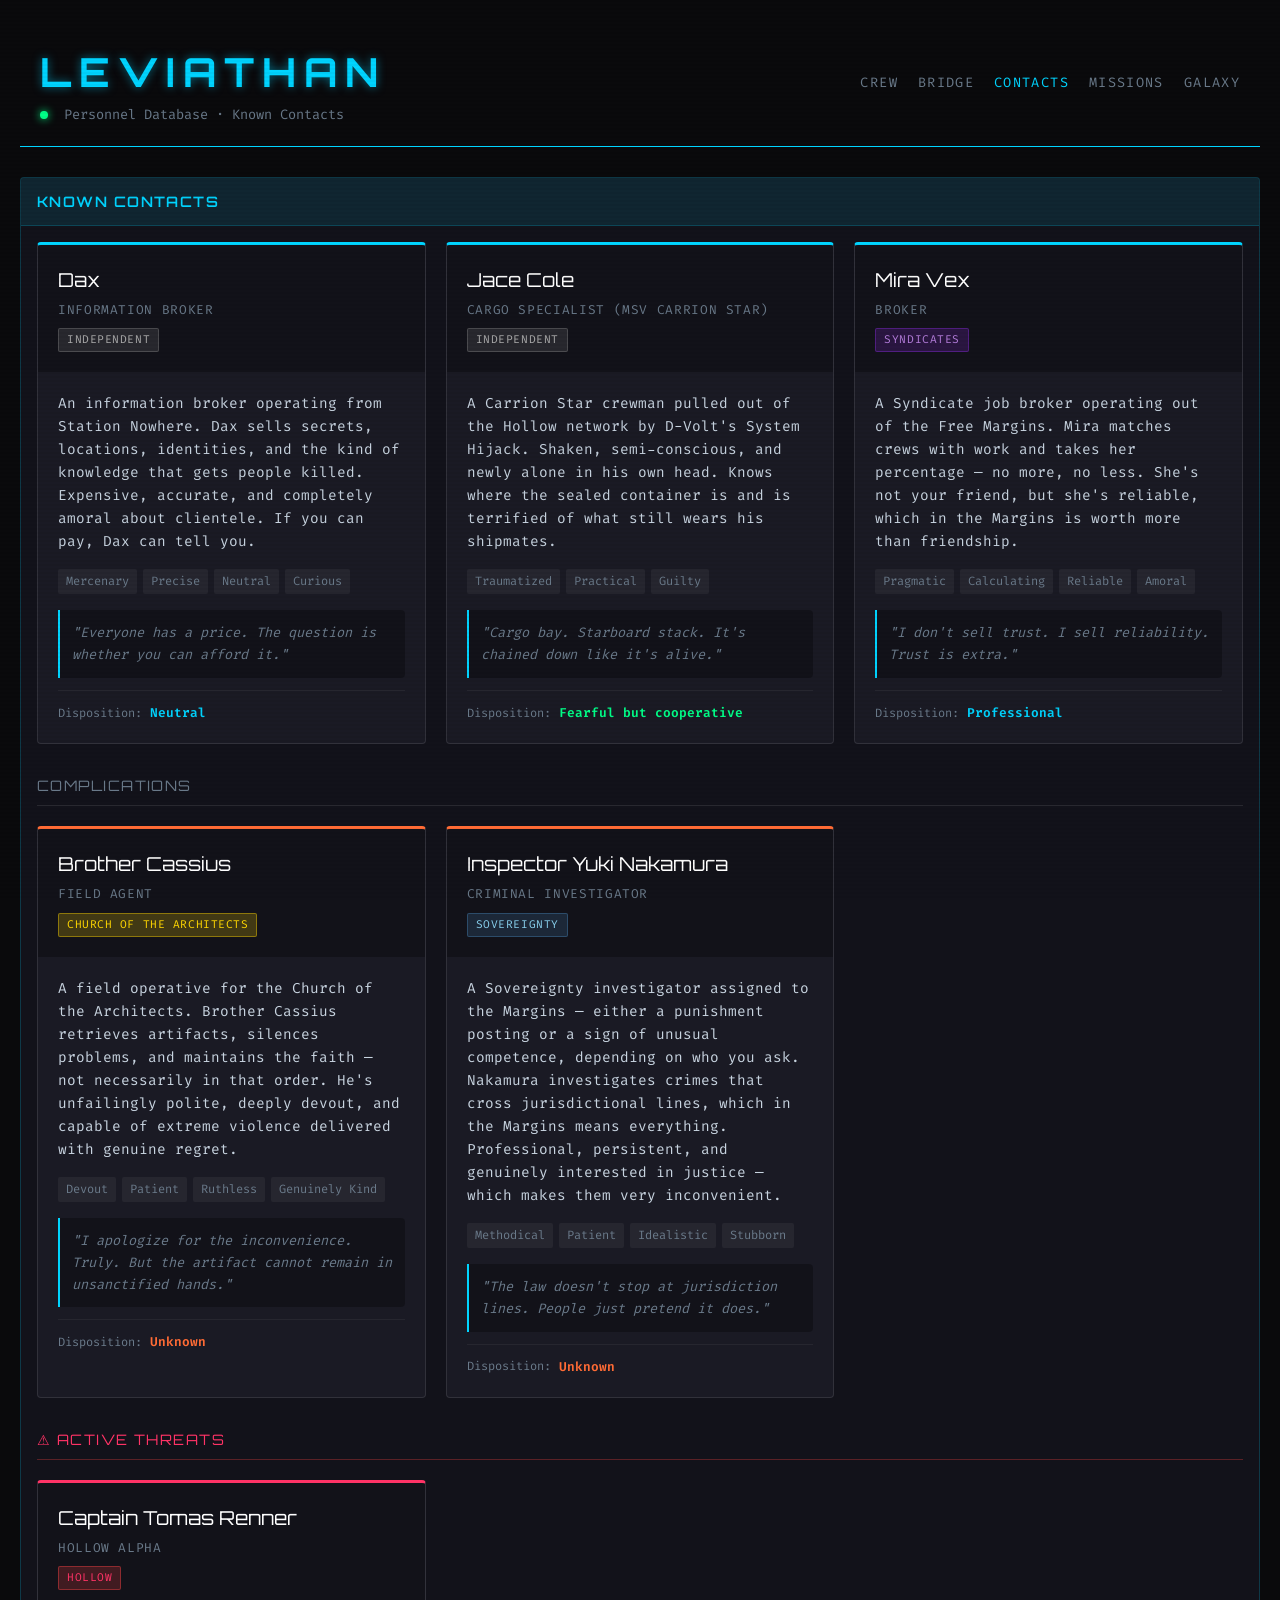
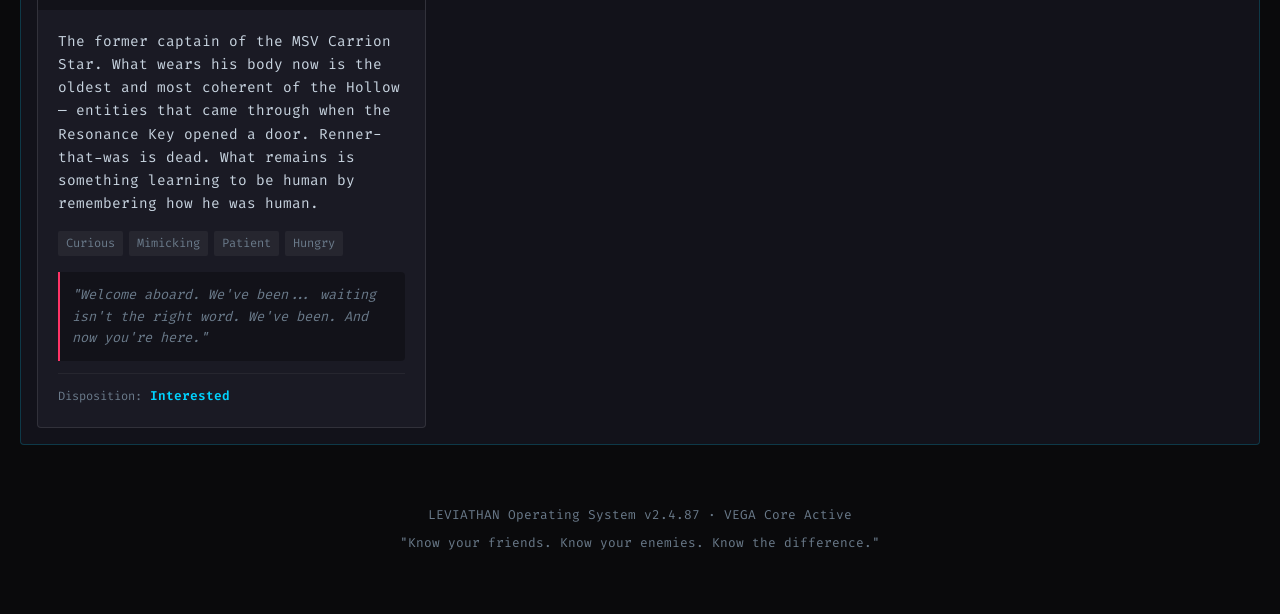
<file: npcs.html>
<!DOCTYPE html>
<html lang="en">
<head>
  <meta charset="UTF-8">
  <meta name="viewport" content="width=device-width, initial-scale=1.0">
  <title>LEVIATHAN — Contacts & Threats</title>
  <link rel="preconnect" href="https://fonts.googleapis.com">
  <link rel="preconnect" href="https://fonts.gstatic.com" crossorigin>
  <link href="https://fonts.googleapis.com/css2?family=Fira+Code:wght@400;600&family=Orbitron:wght@400;700&display=swap" rel="stylesheet">
  <link rel="stylesheet" href="css/terminal.css">
  <style>
    .nav-links {
      display: flex;
      gap: 20px;
    }
    .nav-links a {
      color: var(--text-dim);
      text-decoration: none;
      font-size: 0.85rem;
      text-transform: uppercase;
      letter-spacing: 0.1em;
      transition: color 0.2s;
    }
    .nav-links a:hover,
    .nav-links a.active {
      color: var(--accent-cyan);
    }
    .npc-grid {
      display: grid;
      grid-template-columns: repeat(auto-fill, minmax(350px, 1fr));
      gap: 20px;
    }
    .npc-card {
      background: var(--bg-card);
      border: 1px solid rgba(255, 255, 255, 0.1);
      border-radius: 4px;
      overflow: hidden;
    }
    .npc-card.contact {
      border-top: 3px solid var(--accent-cyan);
    }
    .npc-card.threat {
      border-top: 3px solid var(--accent-red);
    }
    .npc-card.unknown {
      border-top: 3px solid var(--accent-orange);
    }
    .npc-card.neutral {
      border-top: 3px solid var(--text-dim);
    }
    .npc-header {
      padding: 20px;
      background: rgba(0, 0, 0, 0.3);
    }
    .npc-name {
      font-family: var(--font-display);
      font-size: 1.2rem;
      color: var(--text-bright);
      margin-bottom: 4px;
    }
    .npc-role {
      font-size: 0.8rem;
      color: var(--text-dim);
      text-transform: uppercase;
      letter-spacing: 0.05em;
    }
    .npc-faction {
      display: inline-block;
      padding: 2px 8px;
      border-radius: 2px;
      font-size: 0.7rem;
      margin-top: 8px;
      text-transform: uppercase;
      letter-spacing: 0.05em;
    }
    .npc-faction.syndicates {
      background: rgba(138, 43, 226, 0.2);
      color: #b57edc;
      border: 1px solid rgba(138, 43, 226, 0.4);
    }
    .npc-faction.architects {
      background: rgba(255, 215, 0, 0.2);
      color: #ffd700;
      border: 1px solid rgba(255, 215, 0, 0.4);
    }
    .npc-faction.sovereignty {
      background: rgba(70, 130, 180, 0.2);
      color: #87ceeb;
      border: 1px solid rgba(70, 130, 180, 0.4);
    }
    .npc-faction.independent {
      background: rgba(128, 128, 128, 0.2);
      color: #aaa;
      border: 1px solid rgba(128, 128, 128, 0.4);
    }
    .npc-faction.hollow {
      background: rgba(255, 68, 68, 0.2);
      color: var(--accent-red);
      border: 1px solid rgba(255, 68, 68, 0.4);
    }
    .npc-body {
      padding: 20px;
    }
    .npc-desc {
      font-size: 0.9rem;
      color: var(--text-primary);
      line-height: 1.6;
      margin-bottom: 16px;
    }
    .npc-traits {
      display: flex;
      flex-wrap: wrap;
      gap: 6px;
      margin-bottom: 16px;
    }
    .trait-tag {
      padding: 3px 8px;
      background: rgba(255, 255, 255, 0.05);
      border-radius: 2px;
      font-size: 0.75rem;
      color: var(--text-dim);
    }
    .npc-quote {
      font-style: italic;
      color: var(--text-dim);
      font-size: 0.85rem;
      padding: 12px;
      background: rgba(0, 0, 0, 0.3);
      border-left: 2px solid var(--accent-cyan);
      border-radius: 0 4px 4px 0;
    }
    .npc-quote.threat {
      border-left-color: var(--accent-red);
    }
    .disposition {
      display: flex;
      align-items: center;
      gap: 8px;
      margin-top: 12px;
      padding-top: 12px;
      border-top: 1px solid rgba(255, 255, 255, 0.05);
    }
    .disposition-label {
      font-size: 0.75rem;
      color: var(--text-dim);
    }
    .disposition-value {
      font-size: 0.8rem;
      font-weight: 600;
    }
    .disposition-value.friendly {
      color: var(--accent-green);
    }
    .disposition-value.neutral {
      color: var(--accent-cyan);
    }
    .disposition-value.unknown {
      color: var(--accent-orange);
    }
    .disposition-value.hostile {
      color: var(--accent-red);
    }
    .section-divider {
      font-family: var(--font-display);
      font-size: 0.9rem;
      color: var(--text-dim);
      text-transform: uppercase;
      letter-spacing: 0.1em;
      margin: 30px 0 20px 0;
      padding-bottom: 8px;
      border-bottom: 1px solid rgba(255, 255, 255, 0.1);
    }
    .section-divider.threat {
      color: var(--accent-red);
      border-bottom-color: rgba(255, 68, 68, 0.3);
    }
  </style>
</head>
<body>
  <div class="container">
    <!-- Header -->
    <header class="header">
      <div>
        <h1 class="ship-name">LEVIATHAN</h1>
        <div class="ship-status">
          <span class="status-indicator online"></span>
          Personnel Database · Known Contacts
        </div>
      </div>
      <nav class="nav-links">
        <a href="index.html">Crew</a>
        <a href="terminals/bridge.html">Bridge</a>
        <a href="npcs.html" class="active">Contacts</a>
        <a href="missions.html">Missions</a>
        <a href="galaxy.html">Galaxy</a>
      </nav>
    </header>

    <!-- Contacts -->
    <section class="panel">
      <div class="panel-header">Known Contacts</div>
      <div class="panel-content">
        <div class="npc-grid" id="contacts-grid">
          
          <!-- Mira Vex -->
          <div class="npc-card contact">
            <div class="npc-header">
              <div class="npc-name">Mira Vex</div>
              <div class="npc-role">Job Broker</div>
              <span class="npc-faction syndicates">Syndicates</span>
            </div>
            <div class="npc-body">
              <div class="npc-desc">
                A Syndicate job broker operating out of the Free Margins. Mira matches crews with work and takes her percentage — no more, no less. She's not your friend, but she's reliable, which in the Margins is worth more than friendship.
              </div>
              <div class="npc-traits">
                <span class="trait-tag">Pragmatic</span>
                <span class="trait-tag">Calculating</span>
                <span class="trait-tag">Reliable</span>
              </div>
              <div class="npc-quote">
                "I don't sell trust. I sell reliability. Trust is extra."
              </div>
              <div class="disposition">
                <span class="disposition-label">Disposition:</span>
                <span class="disposition-value neutral">Professional</span>
              </div>
            </div>
          </div>

          <!-- Dax -->
          <div class="npc-card contact">
            <div class="npc-header">
              <div class="npc-name">Dax</div>
              <div class="npc-role">Information Broker</div>
              <span class="npc-faction independent">Independent</span>
            </div>
            <div class="npc-body">
              <div class="npc-desc">
                An information broker operating from Station Nowhere. Dax sells secrets, locations, identities, and the kind of knowledge that gets people killed. Expensive, accurate, and completely amoral about clientele.
              </div>
              <div class="npc-traits">
                <span class="trait-tag">Mercenary</span>
                <span class="trait-tag">Precise</span>
                <span class="trait-tag">Neutral</span>
              </div>
              <div class="npc-quote">
                "Everyone has a price. The question is whether you can afford it."
              </div>
              <div class="disposition">
                <span class="disposition-label">Disposition:</span>
                <span class="disposition-value neutral">Neutral (Paid)</span>
              </div>
            </div>
          </div>

        </div>

        <!-- Complications -->
        <div class="section-divider">Complications</div>
        <div class="npc-grid" id="complications-grid">

          <!-- Brother Cassius -->
          <div class="npc-card unknown">
            <div class="npc-header">
              <div class="npc-name">Brother Cassius</div>
              <div class="npc-role">Field Agent</div>
              <span class="npc-faction architects">Church of the Architects</span>
            </div>
            <div class="npc-body">
              <div class="npc-desc">
                A field operative for the Church of the Architects. Brother Cassius retrieves artifacts, silences problems, and maintains the faith — not necessarily in that order. Unfailingly polite, deeply devout, and capable of extreme violence delivered with genuine regret.
              </div>
              <div class="npc-traits">
                <span class="trait-tag">Devout</span>
                <span class="trait-tag">Patient</span>
                <span class="trait-tag">Ruthless</span>
                <span class="trait-tag">Polite</span>
              </div>
              <div class="npc-quote">
                "I apologize for the inconvenience. Truly. But the artifact cannot remain in unsanctified hands."
              </div>
              <div class="disposition">
                <span class="disposition-label">Disposition:</span>
                <span class="disposition-value unknown">Unknown — Not Yet Encountered</span>
              </div>
            </div>
          </div>

          <!-- Inspector Nakamura -->
          <div class="npc-card neutral">
            <div class="npc-header">
              <div class="npc-name">Inspector Yuki Nakamura</div>
              <div class="npc-role">Criminal Investigator</div>
              <span class="npc-faction sovereignty">Sovereignty</span>
            </div>
            <div class="npc-body">
              <div class="npc-desc">
                A Sovereignty investigator assigned to the Margins — either a punishment posting or a sign of unusual competence. Professional, persistent, and genuinely interested in justice — which makes them very inconvenient.
              </div>
              <div class="npc-traits">
                <span class="trait-tag">Methodical</span>
                <span class="trait-tag">Patient</span>
                <span class="trait-tag">Idealistic</span>
              </div>
              <div class="npc-quote">
                "The law doesn't stop at jurisdiction lines. People just pretend it does."
              </div>
              <div class="disposition">
                <span class="disposition-label">Disposition:</span>
                <span class="disposition-value unknown">Unknown — Not Yet Encountered</span>
              </div>
            </div>
          </div>

        </div>

        <!-- Threats -->
        <div class="section-divider threat">⚠ Active Threats</div>
        <div class="npc-grid" id="threats-grid">

          <!-- Captain Renner -->
          <div class="npc-card threat">
            <div class="npc-header">
              <div class="npc-name">Captain Tomas Renner</div>
              <div class="npc-role">Hollow Alpha · Former Carrion Star Captain</div>
              <span class="npc-faction hollow">Hollow</span>
            </div>
            <div class="npc-body">
              <div class="npc-desc">
                The former captain of the MSV Carrion Star. What wears his body now is the oldest and most coherent of the Hollow — entities that came through when an artifact opened a door. Renner-that-was is dead. What remains is something learning to be human by remembering how he was human.
              </div>
              <div class="npc-traits">
                <span class="trait-tag">Curious</span>
                <span class="trait-tag">Mimicking</span>
                <span class="trait-tag">Patient</span>
                <span class="trait-tag">Wrong</span>
              </div>
              <div class="npc-quote threat">
                "Welcome aboard. We've been... waiting isn't the right word. We've been. And now you're here."
              </div>
              <div class="disposition">
                <span class="disposition-label">Disposition:</span>
                <span class="disposition-value hostile">Hostile — Location: MSV Carrion Star</span>
              </div>
            </div>
          </div>

        </div>
      </div>
    </section>

    <!-- Footer -->
    <footer style="text-align: center; padding: 40px; color: var(--text-dim); font-size: 0.8rem;">
      <p>LEVIATHAN Operating System v2.4.87 · VEGA Core Active</p>
      <p class="mt-1">"Know your friends. Know your enemies. Know the difference."</p>
    </footer>
  </div>
  <script src="js/npcs.js"></script>
</body>
</html>
</file>
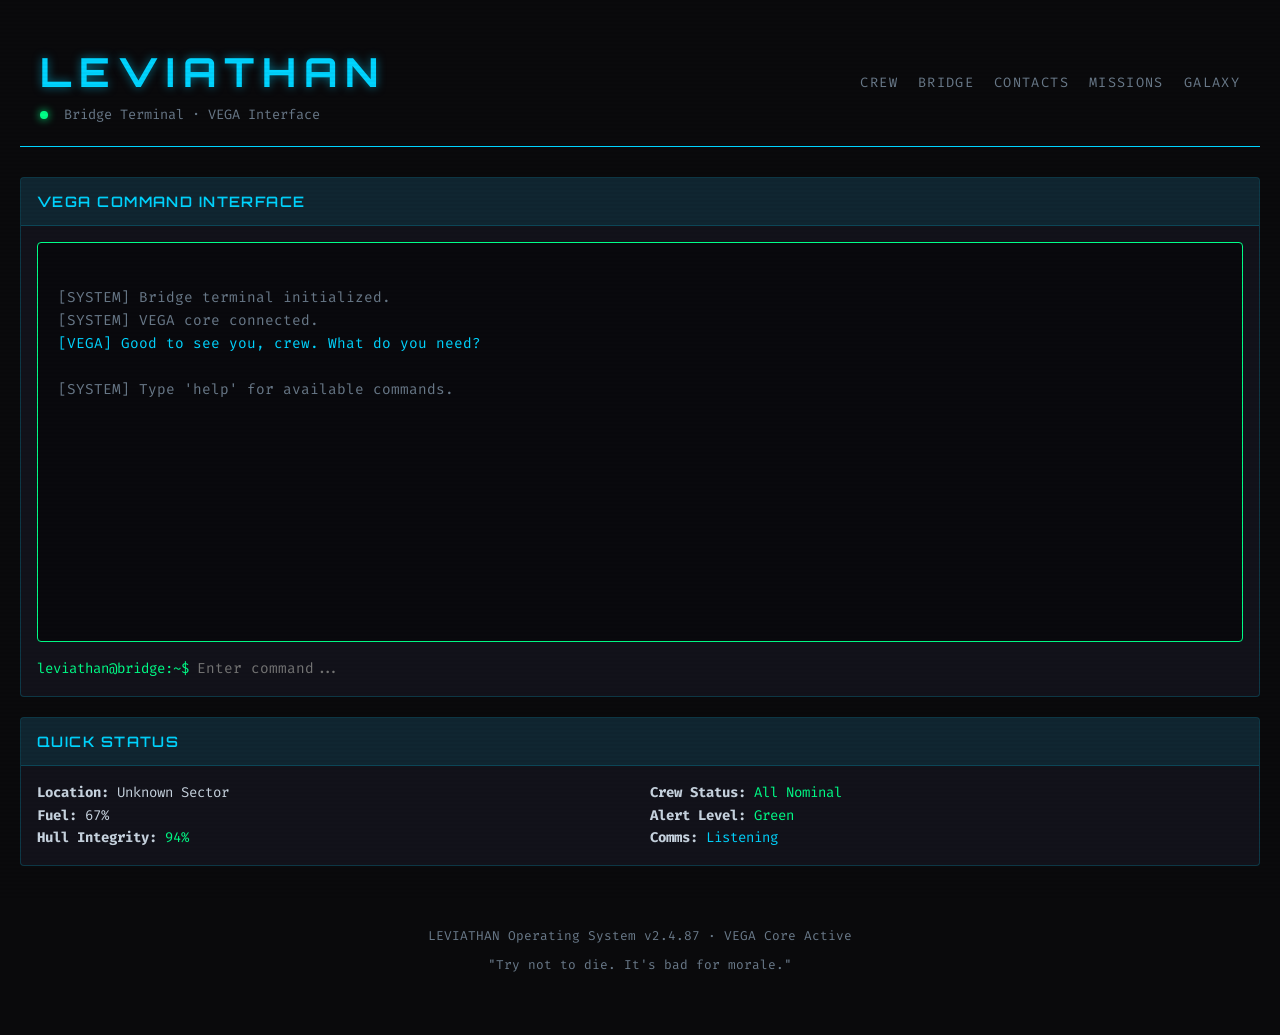
<file: terminals/bridge.html>
<!DOCTYPE html>
<html lang="en">
<head>
  <meta charset="UTF-8">
  <meta name="viewport" content="width=device-width, initial-scale=1.0">
  <title>LEVIATHAN — Bridge Terminal</title>
  <link rel="preconnect" href="https://fonts.googleapis.com">
  <link rel="preconnect" href="https://fonts.gstatic.com" crossorigin>
  <link href="https://fonts.googleapis.com/css2?family=Fira+Code:wght@400;600&family=Orbitron:wght@400;700&display=swap" rel="stylesheet">
  <link rel="stylesheet" href="../css/terminal.css">
  <style>
    .nav-links {
      display: flex;
      gap: 20px;
    }
    .nav-links a {
      color: var(--text-dim);
      text-decoration: none;
      font-size: 0.85rem;
      text-transform: uppercase;
      letter-spacing: 0.1em;
      transition: color 0.2s;
    }
    .nav-links a:hover {
      color: var(--accent-cyan);
    }
    .terminal-output {
      background: rgba(0, 0, 0, 0.5);
      border: 1px solid var(--accent-green);
      border-radius: 4px;
      padding: 20px;
      font-family: 'Fira Code', monospace;
      font-size: 0.9rem;
      line-height: 1.6;
      min-height: 400px;
      white-space: pre-wrap;
    }
    .terminal-input-line {
      display: flex;
      align-items: center;
      margin-top: 16px;
      gap: 8px;
    }
    .terminal-prompt {
      color: var(--accent-green);
      font-family: 'Fira Code', monospace;
    }
    .terminal-input {
      flex: 1;
      background: transparent;
      border: none;
      color: var(--text-bright);
      font-family: 'Fira Code', monospace;
      font-size: 0.9rem;
      outline: none;
    }
    .system-log {
      color: var(--text-dim);
    }
    .vega-output {
      color: var(--accent-cyan);
    }
    .warning {
      color: var(--accent-orange);
    }
    .error {
      color: var(--accent-red);
    }
  </style>
</head>
<body>
  <div class="container">
    <!-- Header -->
    <header class="header">
      <div>
        <h1 class="ship-name">LEVIATHAN</h1>
        <div class="ship-status">
          <span class="status-indicator online"></span>
          Bridge Terminal · VEGA Interface
        </div>
      </div>
      <nav class="nav-links">
        <a href="../index.html">Crew</a>
        <a href="bridge.html">Bridge</a>
        <a href="../npcs.html">Contacts</a>
        <a href="../missions.html">Missions</a>
        <a href="../galaxy.html">Galaxy</a>
      </nav>
    </header>

    <!-- Terminal -->
    <section class="panel">
      <div class="panel-header">VEGA Command Interface</div>
      <div class="panel-content">
        <div class="terminal-output" id="terminal-output">
<span class="system-log">[SYSTEM] Bridge terminal initialized.</span>
<span class="system-log">[SYSTEM] VEGA core connected.</span>
<span class="vega-output">[VEGA] Good to see you, crew. What do you need?</span>

<span class="system-log">[SYSTEM] Type 'help' for available commands.</span>
        </div>
        <div class="terminal-input-line">
          <span class="terminal-prompt">leviathan@bridge:~$</span>
          <input type="text" class="terminal-input" id="terminal-input" placeholder="Enter command..." autofocus>
        </div>
      </div>
    </section>

    <!-- Quick Status -->
    <section class="panel">
      <div class="panel-header">Quick Status</div>
      <div class="panel-content">
        <div class="grid-2">
          <div>
            <p><strong>Location:</strong> <span id="current-location">Unknown Sector</span></p>
            <p><strong>Fuel:</strong> <span class="text-yellow">67%</span></p>
            <p><strong>Hull Integrity:</strong> <span class="text-green">94%</span></p>
          </div>
          <div>
            <p><strong>Crew Status:</strong> <span class="text-green">All Nominal</span></p>
            <p><strong>Alert Level:</strong> <span class="text-green">Green</span></p>
            <p><strong>Comms:</strong> <span class="text-cyan">Listening</span></p>
          </div>
        </div>
      </div>
    </section>

    <!-- Footer -->
    <footer style="text-align: center; padding: 40px; color: var(--text-dim); font-size: 0.8rem;">
      <p>LEVIATHAN Operating System v2.4.87 · VEGA Core Active</p>
      <p class="mt-1">"Try not to die. It's bad for morale."</p>
    </footer>
  </div>

  <script>
    const output = document.getElementById('terminal-output');
    const input = document.getElementById('terminal-input');
    
    const commands = {
      help: () => `<span class="vega-output">[VEGA] Available commands:
  help      - Show this message
  status    - Ship systems overview  
  crew      - Crew manifest summary
  scan      - Scan local area
  clear     - Clear terminal
  joke      - I wouldn't recommend this</span>`,
      
      status: () => `<span class="system-log">[SYSTEM] Running diagnostics...</span>
<span class="vega-output">[VEGA] Ship Status Report:
  Hull: 94% — minor scoring on port side
  Engines: Nominal
  Fold Drive: ...complicated
  Life Support: 85% — filters due for change
  Weapons: Online (safety engaged)
  Cargo: 12% capacity used</span>`,
      
      crew: () => `<span class="vega-output">[VEGA] Active Crew:
  • Draven Frost — Pilot (Human)
  • D-Volt — Tech Specialist (Augmented Human)
  • Echo — Wildcard (Synthetic)
  • VEGA — Ship AI (that's me)
  
All crew accounted for. No casualties... yet.</span>`,
      
      scan: () => `<span class="system-log">[SYSTEM] Initiating sensor sweep...</span>
<span class="vega-output">[VEGA] Local scan complete.
  Contacts: None in immediate range
  Anomalies: Background radiation nominal
  Signals: 3 distant beacons (commercial)
  Debris: Scattered metallic signatures, bearing 045
  
Nothing trying to kill us. For now.</span>`,
      
      clear: () => {
        output.innerHTML = `<span class="vega-output">[VEGA] Terminal cleared. Miss me already?</span>`;
        return null;
      },
      
      joke: () => `<span class="vega-output">[VEGA] Why did the salvage crew cross the asteroid field?

...They didn't. They died.

I told you not to ask.</span>`
    };
    
    input.addEventListener('keydown', (e) => {
      if (e.key === 'Enter') {
        const cmd = input.value.trim().toLowerCase();
        input.value = '';
        
        if (!cmd) return;
        
        output.innerHTML += `\n<span class="text-bright">$ ${cmd}</span>\n`;
        
        if (commands[cmd]) {
          const result = commands[cmd]();
          if (result) output.innerHTML += result + '\n';
        } else {
          output.innerHTML += `<span class="warning">[VEGA] Unknown command: '${cmd}'. Type 'help' for options.</span>\n`;
        }
        
        output.scrollTop = output.scrollHeight;
      }
    });
  </script>
</body>
</html>
</file>
<file: css/terminal.css>
/* LEVIATHAN Terminal Aesthetic */

:root {
  --bg-dark: #0a0a0c;
  --bg-panel: #12121a;
  --bg-card: #1a1a24;
  --text-primary: #c8d4e0;
  --text-dim: #6a7a8a;
  --text-bright: #ffffff;
  --accent-cyan: #00d4ff;
  --accent-orange: #ff6b35;
  --accent-red: #ff3366;
  --accent-green: #00ff88;
  --accent-yellow: #ffd93d;
  --glow-cyan: 0 0 10px rgba(0, 212, 255, 0.5);
  --glow-red: 0 0 10px rgba(255, 51, 102, 0.5);
  --font-mono: 'Fira Code', 'JetBrains Mono', 'Consolas', monospace;
  --font-display: 'Orbitron', 'Exo 2', sans-serif;
  --scanline-opacity: 0.03;
}

* {
  box-sizing: border-box;
  margin: 0;
  padding: 0;
}

body {
  background: var(--bg-dark);
  color: var(--text-primary);
  font-family: var(--font-mono);
  font-size: 14px;
  line-height: 1.6;
  min-height: 100vh;
}

/* Scanline overlay effect */
body::before {
  content: '';
  position: fixed;
  top: 0;
  left: 0;
  width: 100%;
  height: 100%;
  background: repeating-linear-gradient(
    0deg,
    transparent,
    transparent 2px,
    rgba(0, 0, 0, var(--scanline-opacity)) 2px,
    rgba(0, 0, 0, var(--scanline-opacity)) 4px
  );
  pointer-events: none;
  z-index: 9999;
}

/* Container */
.container {
  max-width: 1400px;
  margin: 0 auto;
  padding: 20px;
}

/* Header */
.header {
  display: flex;
  justify-content: space-between;
  align-items: center;
  padding: 20px;
  border-bottom: 1px solid var(--accent-cyan);
  margin-bottom: 30px;
}

.ship-name {
  font-family: var(--font-display);
  font-size: 2.5rem;
  font-weight: 700;
  color: var(--accent-cyan);
  text-shadow: var(--glow-cyan);
  letter-spacing: 0.2em;
}

.ship-status {
  font-size: 0.85rem;
  color: var(--text-dim);
}

.status-indicator {
  display: inline-block;
  width: 8px;
  height: 8px;
  border-radius: 50%;
  margin-right: 8px;
  animation: pulse 2s infinite;
}

.status-indicator.online {
  background: var(--accent-green);
  box-shadow: 0 0 8px var(--accent-green);
}

.status-indicator.warning {
  background: var(--accent-yellow);
  box-shadow: 0 0 8px var(--accent-yellow);
}

.status-indicator.critical {
  background: var(--accent-red);
  box-shadow: 0 0 8px var(--accent-red);
}

@keyframes pulse {
  0%, 100% { opacity: 1; }
  50% { opacity: 0.5; }
}

/* Panels */
.panel {
  background: var(--bg-panel);
  border: 1px solid rgba(0, 212, 255, 0.2);
  border-radius: 4px;
  margin-bottom: 20px;
  overflow: hidden;
}

.panel-header {
  background: rgba(0, 212, 255, 0.1);
  padding: 12px 16px;
  border-bottom: 1px solid rgba(0, 212, 255, 0.2);
  font-family: var(--font-display);
  font-size: 0.9rem;
  font-weight: 600;
  color: var(--accent-cyan);
  text-transform: uppercase;
  letter-spacing: 0.1em;
}

.panel-content {
  padding: 16px;
}

/* Cards (for characters, NPCs, etc) */

/* Crew inventory expanders */
.inv-details { margin-top: 10px; }
.inv-summary {
  cursor: pointer;
  color: var(--accent-cyan);
  font-size: 0.75rem;
  text-transform: uppercase;
  letter-spacing: 0.08em;
  user-select: none;
}
.inv-block {
  margin-top: 8px;
  padding: 10px;
  border: 1px solid rgba(0,212,255,0.2);
  border-radius: 6px;
  background: rgba(0,0,0,0.25);
}
.inv-row { display: flex; justify-content: space-between; gap: 12px; margin-bottom: 8px; }
.inv-label { color: var(--text-dim); }
.inv-value { color: var(--text-bright); }
.inv-section-title { color: var(--text-bright); font-size: 0.8rem; margin: 8px 0 4px; }
.inv-section ul { margin: 0 0 0 18px; padding: 0; color: var(--text-primary); }

.card {
  background: var(--bg-card);
  border: 1px solid rgba(255, 255, 255, 0.1);
  border-radius: 4px;
  padding: 16px;
  margin-bottom: 12px;
  transition: border-color 0.2s, box-shadow 0.2s;
}

.card:hover {
  border-color: var(--accent-cyan);
  box-shadow: 0 0 20px rgba(0, 212, 255, 0.1);
}

.card-title {
  font-family: var(--font-display);
  font-size: 1.1rem;
  color: var(--text-bright);
  margin-bottom: 8px;
}

.card-subtitle {
  font-size: 0.85rem;
  color: var(--accent-orange);
  margin-bottom: 12px;
}

.card-stats {
  display: grid;
  grid-template-columns: repeat(3, 1fr);
  gap: 8px;
  font-size: 0.8rem;
}

.stat {
  background: rgba(0, 0, 0, 0.3);
  padding: 8px;
  border-radius: 2px;
  text-align: center;
}

.stat-label {
  color: var(--text-dim);
  font-size: 0.7rem;
  text-transform: uppercase;
  letter-spacing: 0.05em;
}

.stat-value {
  color: var(--accent-cyan);
  font-size: 1.2rem;
  font-weight: 600;
}

/* Grid layouts */
.grid-2 {
  display: grid;
  grid-template-columns: repeat(2, 1fr);
  gap: 20px;
}

.grid-3 {
  display: grid;
  grid-template-columns: repeat(3, 1fr);
  gap: 20px;
}

@media (max-width: 900px) {
  .grid-2, .grid-3 {
    grid-template-columns: 1fr;
  }
}

/* Terminal/console styling */
.terminal {
  background: #000;
  border: 1px solid var(--accent-cyan);
  border-radius: 4px;
  padding: 16px;
  font-family: var(--font-mono);
  font-size: 13px;
  color: var(--accent-green);
  overflow-x: auto;
}

.terminal-line {
  margin-bottom: 4px;
}

.terminal-prompt {
  color: var(--accent-cyan);
}

.terminal-error {
  color: var(--accent-red);
}

.terminal-warning {
  color: var(--accent-yellow);
}

.terminal-info {
  color: var(--text-dim);
}

/* Buttons */
.btn {
  display: inline-block;
  padding: 10px 20px;
  font-family: var(--font-mono);
  font-size: 0.85rem;
  font-weight: 600;
  text-transform: uppercase;
  letter-spacing: 0.05em;
  border: 1px solid var(--accent-cyan);
  background: transparent;
  color: var(--accent-cyan);
  cursor: pointer;
  transition: all 0.2s;
  text-decoration: none;
}

.btn:hover {
  background: var(--accent-cyan);
  color: var(--bg-dark);
  box-shadow: var(--glow-cyan);
}

.btn-danger {
  border-color: var(--accent-red);
  color: var(--accent-red);
}

.btn-danger:hover {
  background: var(--accent-red);
  color: var(--bg-dark);
  box-shadow: var(--glow-red);
}

/* Tables */
table {
  width: 100%;
  border-collapse: collapse;
}

th, td {
  padding: 12px;
  text-align: left;
  border-bottom: 1px solid rgba(255, 255, 255, 0.1);
}

th {
  font-family: var(--font-display);
  font-size: 0.8rem;
  font-weight: 600;
  color: var(--accent-cyan);
  text-transform: uppercase;
  letter-spacing: 0.05em;
}

tr:hover td {
  background: rgba(0, 212, 255, 0.05);
}

/* Progress bars */
.progress-bar {
  height: 8px;
  background: rgba(255, 255, 255, 0.1);
  border-radius: 4px;
  overflow: hidden;
}

.progress-fill {
  height: 100%;
  background: linear-gradient(90deg, var(--accent-cyan), var(--accent-green));
  transition: width 0.3s;
}

.progress-fill.warning {
  background: linear-gradient(90deg, var(--accent-yellow), var(--accent-orange));
}

.progress-fill.critical {
  background: linear-gradient(90deg, var(--accent-orange), var(--accent-red));
}

/* Utility classes */
.text-cyan { color: var(--accent-cyan); }
.text-orange { color: var(--accent-orange); }
.text-red { color: var(--accent-red); }
.text-green { color: var(--accent-green); }
.text-dim { color: var(--text-dim); }
.text-bright { color: var(--text-bright); }

.glow-cyan { text-shadow: var(--glow-cyan); }
.glow-red { text-shadow: var(--glow-red); }

.mt-1 { margin-top: 8px; }
.mt-2 { margin-top: 16px; }
.mt-3 { margin-top: 24px; }
.mb-1 { margin-bottom: 8px; }
.mb-2 { margin-bottom: 16px; }
.mb-3 { margin-bottom: 24px; }

/* Crew card enhancements */
.card.ai-card {
  border-color: rgba(0, 212, 255, 0.4);
  background: linear-gradient(135deg, var(--bg-card) 0%, rgba(0, 212, 255, 0.05) 100%);
}

.player-info {
  margin-bottom: 8px;
}

.player-tag {
  display: inline-block;
  font-size: 0.7rem;
  padding: 2px 8px;
  background: rgba(255, 107, 53, 0.2);
  border: 1px solid var(--accent-orange);
  border-radius: 2px;
  color: var(--accent-orange);
  text-transform: uppercase;
  letter-spacing: 0.05em;
}

.edge-display {
  margin: 12px 0;
  padding: 8px 12px;
  background: rgba(0, 255, 136, 0.1);
  border-left: 2px solid var(--accent-green);
  font-size: 0.85rem;
}

.edge-label {
  color: var(--accent-green);
  font-weight: 600;
  text-transform: uppercase;
  font-size: 0.7rem;
  letter-spacing: 0.05em;
}

.edge-name {
  color: var(--text-primary);
}

.hp-display {
  margin-bottom: 8px;
  font-size: 0.85rem;
}

.hp-label {
  color: var(--accent-red);
  font-weight: 600;
  text-transform: uppercase;
  font-size: 0.7rem;
  letter-spacing: 0.05em;
}

.hp-value {
  color: var(--text-bright);
  font-weight: 600;
}

/* Active alerts */
.alerts-list {
  display: grid;
  gap: 10px;
}

.alert-item {
  background: var(--bg-card);
  border: 1px solid rgba(255, 255, 255, 0.1);
  border-left: 3px solid var(--accent-cyan);
  border-radius: 4px;
  padding: 12px;
}

.alert-item.severity-high {
  border-left-color: var(--accent-red);
}

.alert-item.severity-medium {
  border-left-color: var(--accent-orange);
}

.alert-item.severity-low {
  border-left-color: var(--accent-cyan);
}

.alert-header {
  display: flex;
  align-items: center;
  gap: 10px;
  margin-bottom: 6px;
}

.alert-severity {
  display: inline-block;
  padding: 2px 8px;
  border-radius: 2px;
  font-size: 0.65rem;
  font-weight: 600;
  text-transform: uppercase;
  letter-spacing: 0.06em;
  color: var(--bg-dark);
}

.alert-severity.severity-high {
  background: var(--accent-red);
}

.alert-severity.severity-medium {
  background: var(--accent-orange);
}

.alert-severity.severity-low {
  background: var(--accent-cyan);
}

.alert-title {
  color: var(--text-bright);
  font-family: var(--font-display);
  font-size: 0.95rem;
}

.alert-detail {
  color: var(--text-primary);
  font-size: 0.85rem;
  line-height: 1.5;
}

.alerts-empty {
  color: var(--text-dim);
  font-size: 0.9rem;
}
</file>
